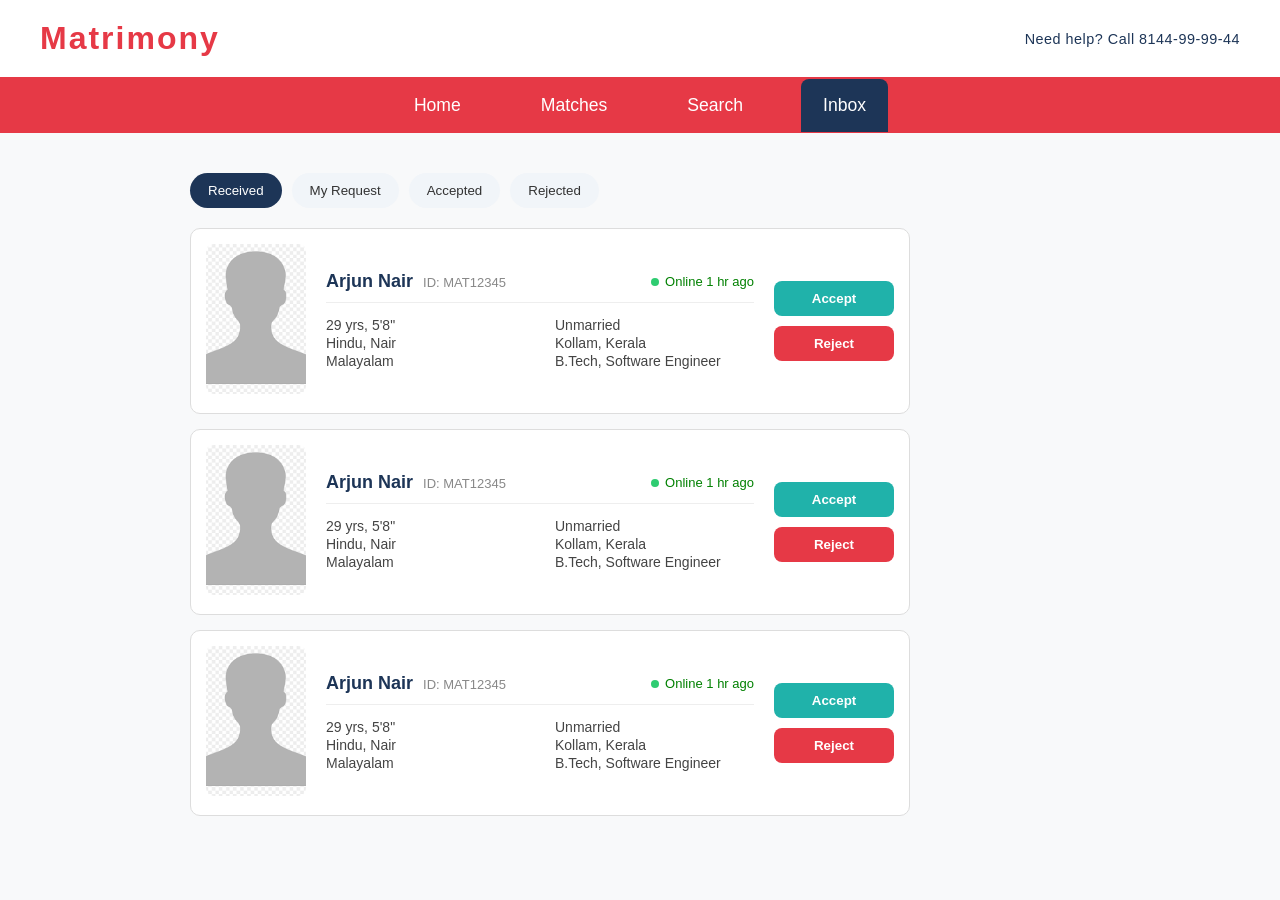
<file: inbox.html>
<!DOCTYPE html>
<html lang="en">

<head>
    <meta charset="UTF-8">
    <meta name="viewport" content="width=device-width, initial-scale=1.0">
    <title>Matrimony Home</title>
    <link rel="stylesheet" href="styles/account.header.css">
    <style>
        .main-content {
            max-width: 900px;
            margin: 40px auto 20px auto;
            padding: 0;
        }

        .welcome {
            font-size: 2rem;
            color: #1d3557;
            margin-top: 40px;
            font-weight: 600;
        }

        .partner-list {
            width: 80%;
            max-width: 900px;
            margin-top: 20px;
        }

        .partner-card {
            display: flex;
            gap: 20px;
            padding: 15px;
            border: 1px solid #ddd;
            border-radius: 10px;
            margin-bottom: 15px;
            background: #fff;
            align-items: center;
        }

        /* Column 1 */
        .partner-image img {
            width: 100px;
            height: 150px;
            object-fit: cover;
            border-radius: 8px;
            transition: transform 0.3s ease, box-shadow 0.3s ease;
            cursor: pointer;
        }

        .partner-image img:hover {
            transform: scale(1.05);
            box-shadow: 0 6px 15px rgba(0, 0, 0, 0.2);
        }

        /* Column 2 */
        .partner-details {
            flex: 1;
        }

        .partner-details h3 {
            margin: 0 0 5px;
            color: #1d3557;
        }

        .partner-details p {
            margin: 2px 0;
            color: #444;
            font-size: 14px;
        }

        .meta-row {
            display: flex;
            justify-content: space-between;
            font-size: 13px;
            color: #666;
            margin-bottom: 6px;
        }

        .online {
            color: green;
            font-weight: 500;
        }

        /* Column 3 */
        .partner-action {
            display: flex;
            flex-direction: column;
            gap: 10px;
            align-items: center;
        }

        .action-btn {
            color: white;
            border: none;
            padding: 10px 16px;
            border-radius: 8px;
            cursor: pointer;
            font-weight: 600;
            min-width: 120px;
        }

        .accept-btn {
            background: lightseagreen;
        }

        .accept-btn:hover {
            background: rgb(13, 110, 106);
        }

        .reject-btn {
            background: #e63946;
        }

        .reject-btn:hover {
            background: #d62828;
        }

        .contact-btn {
            background: orange;
        }

        .contact-btn:hover {
            background: rgb(199, 133, 10);
        }

        .connect-btn {
            background: orangered;
        }

        .connect-btn:hover {
            background: rgb(196, 60, 11);
        }

        .details-grid {
            display: grid;
            grid-template-columns: 1fr 1fr;
            gap: 10px 30px;
            margin-top: 8px;
        }

        .partner-header {
            display: flex;
            justify-content: space-between;
            align-items: center;
            border-bottom: 1px solid #eee;
            padding-bottom: 10px;
            margin-bottom: 12px;
        }

        /* Name + ID */
        .name-id {
            display: flex;
            align-items: baseline;
            gap: 10px;
        }

        .name-id h3 {
            margin: 0;
            font-size: 18px;
            color: #1d3557;
        }

        .mat-id {
            font-size: 13px;
            color: #888;
        }

        /* Online status */
        .meta-right {
            font-size: 13px;
            color: #2a9d8f;
            display: flex;
            align-items: center;
            gap: 6px;
        }

        /* Green dot */
        .online-dot {
            width: 8px;
            height: 8px;
            background: #2ecc71;
            border-radius: 50%;
            display: inline-block;
        }

        .meta-left {
            grid-area: left;
            font-size: 13px;
            color: #666;
        }

        .meta-right {
            grid-area: right;
            font-size: 13px;
            color: green;
            text-align: right;
        }

        .tabs {
            display: flex;
            gap: 10px;
            margin: 15px 0;
        }

        .tab {
            padding: 10px 18px;
            border: none;
            background: #f1f5f9;
            color: #333;
            border-radius: 20px;
            cursor: pointer;
            font-weight: 500;
            transition: all 0.3s ease;
        }

        /* Active tab */
        .tab.active {
            background: #1d3557;
            color: #fff;
        }

        /* Hover */
        .tab:hover {
            background: #457b9d;
            color: white;
        }

        .profile-link {
            text-decoration: none;
            color: inherit;
        }

        .profile-link h3 {
            transition: color 0.3s ease;
            cursor: pointer;
        }

        .profile-link h3:hover {
            color: #e63946;
        }
    </style>
</head>

<body>
    <header>
        <div class="logo">Matrimony</div>
        <div class="help-text">Need help? Call 8144-99-99-44</div>
    </header>
    <nav class="main-menu">
        <ul class="menu-list">
            <li class="menu-item" data-link="home.html">Home</li>
            <li class="menu-item" data-link="matches.html">Matches</li>
            <li class="menu-item" data-link="search.html">Search</li>
            <li class="menu-item selected" data-link="inbox.html">Inbox</li>
        </ul>
    </nav>
    </header>
    <div class="main-content">
        <div class="tabs">
            <button class="tab active" id="receivedBtn">Received</button>
            <button class="tab" id="myRequestBtn">My Request</button>
            <button class="tab" id="acceptedBtn">Accepted</button>
            <button class="tab" id="rejectedBtn">Rejected</button>
        </div>
        <!-- Received To Me -->
        <div class="partner-list" id="receivedToMe">

            <div class="partner-card">

                <!-- Column 1: Image -->
                <div class="partner-image">
                    <a href="partner_profile.html" target="_blank">
                        <img src="assets/images/person.png" alt="profile">
                    </a>
                </div>


                <!-- Column 2: Details -->
                <div class="partner-details">
                    <!-- Header -->
                    <div class="partner-header">

                        <div class="name-id">
                            <a href="partner_profile.html" target="_blank" class="profile-link">
                                <h3>Arjun Nair</h3>
                            </a>
                            <span class="mat-id">ID: MAT12345</span>
                        </div>

                        <div class="meta-right">
                            <span class="online-dot"></span>
                            Online 1 hr ago
                        </div>

                    </div>

                    <div class="details-grid">

                        <!-- Left column -->
                        <div>
                            <p>29 yrs, 5'8"</p>
                            <p>Hindu, Nair</p>
                            <p>Malayalam</p>
                        </div>

                        <!-- Right column -->
                        <div>
                            <p>Unmarried</p>
                            <p>Kollam, Kerala</p>
                            <p>B.Tech, Software Engineer</p>
                        </div>

                    </div>

                </div>

                <!-- Column 3: Action -->
                <div class="partner-action">
                    <button class="action-btn accept-btn">Accept</button>
                    <button class="action-btn reject-btn">Reject</button>
                </div>

            </div>

            <div class="partner-card">

                <!-- Column 1: Image -->
                <div class="partner-image">
                    <a href="partner_profile.html" target="_blank">
                        <img src="assets/images/person.png" alt="profile">
                    </a>
                </div>


                <!-- Column 2: Details -->
                <div class="partner-details">
                    <!-- Header -->
                    <div class="partner-header">

                        <div class="name-id">
                            <a href="partner_profile.html" target="_blank" class="profile-link">
                                <h3>Arjun Nair</h3>
                            </a>
                            <span class="mat-id">ID: MAT12345</span>
                        </div>

                        <div class="meta-right">
                            <span class="online-dot"></span>
                            Online 1 hr ago
                        </div>

                    </div>

                    <div class="details-grid">

                        <!-- Left column -->
                        <div>
                            <p>29 yrs, 5'8"</p>
                            <p>Hindu, Nair</p>
                            <p>Malayalam</p>
                        </div>

                        <!-- Right column -->
                        <div>
                            <p>Unmarried</p>
                            <p>Kollam, Kerala</p>
                            <p>B.Tech, Software Engineer</p>
                        </div>

                    </div>

                </div>

                <!-- Column 3: Action -->
                <div class="partner-action">
                    <button class="action-btn accept-btn">Accept</button>
                    <button class="action-btn reject-btn">Reject</button>
                </div>

            </div>

            <div class="partner-card">

                <!-- Column 1: Image -->
                <div class="partner-image">
                    <a href="partner_profile.html" target="_blank">
                        <img src="assets/images/person.png" alt="profile">
                    </a>
                </div>


                <!-- Column 2: Details -->
                <div class="partner-details">
                    <!-- Header -->
                    <div class="partner-header">

                        <div class="name-id">
                            <a href="partner_profile.html" target="_blank" class="profile-link">
                                <h3>Arjun Nair</h3>
                            </a>
                            <span class="mat-id">ID: MAT12345</span>
                        </div>

                        <div class="meta-right">
                            <span class="online-dot"></span>
                            Online 1 hr ago
                        </div>

                    </div>

                    <div class="details-grid">

                        <!-- Left column -->
                        <div>
                            <p>29 yrs, 5'8"</p>
                            <p>Hindu, Nair</p>
                            <p>Malayalam</p>
                        </div>

                        <!-- Right column -->
                        <div>
                            <p>Unmarried</p>
                            <p>Kollam, Kerala</p>
                            <p>B.Tech, Software Engineer</p>
                        </div>

                    </div>

                </div>

                <!-- Column 3: Action -->
                <div class="partner-action">
                    <button class="action-btn accept-btn">Accept</button>
                    <button class="action-btn reject-btn">Reject</button>
                </div>

            </div>

        </div>
        <!-- My Request -->
        <div class="partner-list" id="myRequest" style="display: none;">

            <div class="partner-card">

                <!-- Column 1: Image -->
                <div class="partner-image">
                    <a href="partner_profile.html" target="_blank">
                        <img src="assets/images/person.png" alt="profile">
                    </a>
                </div>


                <!-- Column 2: Details -->
                <div class="partner-details">
                    <!-- Header -->
                    <div class="partner-header">

                        <div class="name-id">
                            <a href="partner_profile.html" target="_blank" class="profile-link">
                                <h3>Arjun Nair</h3>
                            </a>
                            <span class="mat-id">ID: MAT12345</span>
                        </div>

                        <div class="meta-right">
                            <span class="online-dot"></span>
                            Online 1 hr ago
                        </div>

                    </div>

                    <div class="details-grid">

                        <!-- Left column -->
                        <div>
                            <p>29 yrs, 5'8"</p>
                            <p>Hindu, Nair</p>
                            <p>Malayalam</p>
                        </div>

                        <!-- Right column -->
                        <div>
                            <p>Unmarried</p>
                            <p>Kollam, Kerala</p>
                            <p>B.Tech, Software Engineer</p>
                        </div>

                    </div>

                </div>

                <!-- Column 3: Action -->
                <div class="partner-action">
                    <button class="action-btn reject-btn">Cancel</button>
                </div>

            </div>

            <div class="partner-card">

                <!-- Column 1: Image -->
                <div class="partner-image">
                    <a href="partner_profile.html" target="_blank">
                        <img src="assets/images/person.png" alt="profile">
                    </a>
                </div>


                <!-- Column 2: Details -->
                <div class="partner-details">
                    <!-- Header -->
                    <div class="partner-header">

                        <div class="name-id">
                            <a href="partner_profile.html" target="_blank" class="profile-link">
                                <h3>Arjun Nair</h3>
                            </a>
                            <span class="mat-id">ID: MAT12345</span>
                        </div>

                        <div class="meta-right">
                            <span class="online-dot"></span>
                            Online 1 hr ago
                        </div>

                    </div>

                    <div class="details-grid">

                        <!-- Left column -->
                        <div>
                            <p>29 yrs, 5'8"</p>
                            <p>Hindu, Nair</p>
                            <p>Malayalam</p>
                        </div>

                        <!-- Right column -->
                        <div>
                            <p>Unmarried</p>
                            <p>Kollam, Kerala</p>
                            <p>B.Tech, Software Engineer</p>
                        </div>

                    </div>

                </div>

                <!-- Column 3: Action -->
                <div class="partner-action">
                    <button class="action-btn reject-btn">Cancel</button>
                </div>

            </div>

            <div class="partner-card">

                <!-- Column 1: Image -->
                <div class="partner-image">
                    <a href="partner_profile.html" target="_blank">
                        <img src="assets/images/person.png" alt="profile">
                    </a>
                </div>


                <!-- Column 2: Details -->
                <div class="partner-details">
                    <!-- Header -->
                    <div class="partner-header">

                        <div class="name-id">
                            <a href="partner_profile.html" target="_blank" class="profile-link">
                                <h3>Arjun Nair</h3>
                            </a>
                            <span class="mat-id">ID: MAT12345</span>
                        </div>

                        <div class="meta-right">
                            <span class="online-dot"></span>
                            Online 1 hr ago
                        </div>

                    </div>

                    <div class="details-grid">

                        <!-- Left column -->
                        <div>
                            <p>29 yrs, 5'8"</p>
                            <p>Hindu, Nair</p>
                            <p>Malayalam</p>
                        </div>

                        <!-- Right column -->
                        <div>
                            <p>Unmarried</p>
                            <p>Kollam, Kerala</p>
                            <p>B.Tech, Software Engineer</p>
                        </div>

                    </div>

                </div>

                <!-- Column 3: Action -->
                <div class="partner-action">
                    <button class="action-btn reject-btn">Cancel</button>
                </div>

            </div>

        </div>
        <!-- Accepted -->
        <div class="partner-list" id="accepted" style="display: none;">

            <div class="partner-card">

                <!-- Column 1: Image -->
                <div class="partner-image">
                    <a href="partner_profile.html" target="_blank">
                        <img src="assets/images/person.png" alt="profile">
                    </a>
                </div>


                <!-- Column 2: Details -->
                <div class="partner-details">
                    <!-- Header -->
                    <div class="partner-header">

                        <div class="name-id">
                            <a href="partner_profile.html" target="_blank" class="profile-link">
                                <h3>Arjun Nair</h3>
                            </a>
                            <span class="mat-id">ID: MAT12345</span>
                        </div>

                        <div class="meta-right">
                            <span class="online-dot"></span>
                            Online 1 hr ago
                        </div>

                    </div>

                    <div class="details-grid">

                        <!-- Left column -->
                        <div>
                            <p>29 yrs, 5'8"</p>
                            <p>Hindu, Nair</p>
                            <p>Malayalam</p>
                        </div>

                        <!-- Right column -->
                        <div>
                            <p>Unmarried</p>
                            <p>Kollam, Kerala</p>
                            <p>B.Tech, Software Engineer</p>
                        </div>

                    </div>

                </div>

                <!-- Column 3: Action -->
                <div class="partner-action">
                    <button class="action-btn contact-btn">Contact Now</button>
                </div>

            </div>

            <div class="partner-card">

                <!-- Column 1: Image -->
                <div class="partner-image">
                    <a href="partner_profile.html" target="_blank">
                        <img src="assets/images/person.png" alt="profile">
                    </a>
                </div>


                <!-- Column 2: Details -->
                <div class="partner-details">
                    <!-- Header -->
                    <div class="partner-header">

                        <div class="name-id">
                            <a href="partner_profile.html" target="_blank" class="profile-link">
                                <h3>Arjun Nair</h3>
                            </a>
                            <span class="mat-id">ID: MAT12345</span>
                        </div>

                        <div class="meta-right">
                            <span class="online-dot"></span>
                            Online 1 hr ago
                        </div>

                    </div>

                    <div class="details-grid">

                        <!-- Left column -->
                        <div>
                            <p>29 yrs, 5'8"</p>
                            <p>Hindu, Nair</p>
                            <p>Malayalam</p>
                        </div>

                        <!-- Right column -->
                        <div>
                            <p>Unmarried</p>
                            <p>Kollam, Kerala</p>
                            <p>B.Tech, Software Engineer</p>
                        </div>

                    </div>

                </div>

                <!-- Column 3: Action -->
                <div class="partner-action">
                    <button class="action-btn contact-btn">Contact Now</button>
                </div>

            </div>

            <div class="partner-card">

                <!-- Column 1: Image -->
                <div class="partner-image">
                    <a href="partner_profile.html" target="_blank">
                        <img src="assets/images/person.png" alt="profile">
                    </a>
                </div>


                <!-- Column 2: Details -->
                <div class="partner-details">
                    <!-- Header -->
                    <div class="partner-header">

                        <div class="name-id">
                            <a href="partner_profile.html" target="_blank" class="profile-link">
                                <h3>Arjun Nair</h3>
                            </a>
                            <span class="mat-id">ID: MAT12345</span>
                        </div>

                        <div class="meta-right">
                            <span class="online-dot"></span>
                            Online 1 hr ago
                        </div>

                    </div>

                    <div class="details-grid">

                        <!-- Left column -->
                        <div>
                            <p>29 yrs, 5'8"</p>
                            <p>Hindu, Nair</p>
                            <p>Malayalam</p>
                        </div>

                        <!-- Right column -->
                        <div>
                            <p>Unmarried</p>
                            <p>Kollam, Kerala</p>
                            <p>B.Tech, Software Engineer</p>
                        </div>

                    </div>

                </div>

                <!-- Column 3: Action -->
                <div class="partner-action">
                    <button class="action-btn contact-btn">Contact Now</button>
                </div>

            </div>

        </div>
        <!-- Rejected -->
        <div class="partner-list" id="rejected" style="display: none;">

            <div class="partner-card">

                <!-- Column 1: Image -->
                <div class="partner-image">
                    <a href="partner_profile.html" target="_blank">
                        <img src="assets/images/person.png" alt="profile">
                    </a>
                </div>


                <!-- Column 2: Details -->
                <div class="partner-details">
                    <!-- Header -->
                    <div class="partner-header">

                        <div class="name-id">
                            <a href="partner_profile.html" target="_blank" class="profile-link">
                                <h3>Arjun Nair</h3>
                            </a>
                            <span class="mat-id">ID: MAT12345</span>
                        </div>

                        <div class="meta-right">
                            <span class="online-dot"></span>
                            Online 1 hr ago
                        </div>

                    </div>

                    <div class="details-grid">

                        <!-- Left column -->
                        <div>
                            <p>29 yrs, 5'8"</p>
                            <p>Hindu, Nair</p>
                            <p>Malayalam</p>
                        </div>

                        <!-- Right column -->
                        <div>
                            <p>Unmarried</p>
                            <p>Kollam, Kerala</p>
                            <p>B.Tech, Software Engineer</p>
                        </div>

                    </div>

                </div>

                <!-- Column 3: Action -->
                <div class="partner-action">
                    <button class="action-btn connect-btn">Connect Now</button>
                </div>

            </div>

            <div class="partner-card">

                <!-- Column 1: Image -->
                <div class="partner-image">
                    <a href="partner_profile.html" target="_blank">
                        <img src="assets/images/person.png" alt="profile">
                    </a>
                </div>


                <!-- Column 2: Details -->
                <div class="partner-details">
                    <!-- Header -->
                    <div class="partner-header">

                        <div class="name-id">
                            <a href="partner_profile.html" target="_blank" class="profile-link">
                                <h3>Arjun Nair</h3>
                            </a>
                            <span class="mat-id">ID: MAT12345</span>
                        </div>

                        <div class="meta-right">
                            <span class="online-dot"></span>
                            Online 1 hr ago
                        </div>

                    </div>

                    <div class="details-grid">

                        <!-- Left column -->
                        <div>
                            <p>29 yrs, 5'8"</p>
                            <p>Hindu, Nair</p>
                            <p>Malayalam</p>
                        </div>

                        <!-- Right column -->
                        <div>
                            <p>Unmarried</p>
                            <p>Kollam, Kerala</p>
                            <p>B.Tech, Software Engineer</p>
                        </div>

                    </div>

                </div>

                <!-- Column 3: Action -->
                <div class="partner-action">
                    <button class="action-btn connect-btn">Connect Now</button>
                </div>

            </div>

            <div class="partner-card">

                <!-- Column 1: Image -->
                <div class="partner-image">
                    <a href="partner_profile.html" target="_blank">
                        <img src="assets/images/person.png" alt="profile">
                    </a>
                </div>


                <!-- Column 2: Details -->
                <div class="partner-details">
                    <!-- Header -->
                    <div class="partner-header">

                        <div class="name-id">
                            <a href="partner_profile.html" target="_blank" class="profile-link">
                                <h3>Arjun Nair</h3>
                            </a>
                            <span class="mat-id">ID: MAT12345</span>
                        </div>

                        <div class="meta-right">
                            <span class="online-dot"></span>
                            Online 1 hr ago
                        </div>

                    </div>

                    <div class="details-grid">

                        <!-- Left column -->
                        <div>
                            <p>29 yrs, 5'8"</p>
                            <p>Hindu, Nair</p>
                            <p>Malayalam</p>
                        </div>

                        <!-- Right column -->
                        <div>
                            <p>Unmarried</p>
                            <p>Kollam, Kerala</p>
                            <p>B.Tech, Software Engineer</p>
                        </div>

                    </div>

                </div>

                <!-- Column 3: Action -->
                <div class="partner-action">
                    <button class="action-btn connect-btn">Connect Now</button>
                </div>

            </div>

        </div>

    </div>
    <script>
        document.querySelectorAll('.menu-item').forEach(item => {
            item.addEventListener('click', function (e) {
                window.location.href = this.getAttribute('data-link');
            });
        });
        document.querySelectorAll('.tab').forEach(btn => {
            btn.addEventListener('click', function () {

                // remove active from all
                document.querySelectorAll('.tab').forEach(b => {
                    b.classList.remove('active');
                });

                // add to clicked
                this.classList.add('active');
            });
        });
        document.getElementById('receivedBtn').addEventListener('click', () => {
            document.getElementById('receivedToMe').style.display = 'block';
            document.getElementById('myRequest').style.display = 'none';
            document.getElementById('accepted').style.display = 'none';
            document.getElementById('rejected').style.display = 'none';
        });
        document.getElementById('myRequestBtn').addEventListener('click', () => {
            document.getElementById('receivedToMe').style.display = 'none';
            document.getElementById('myRequest').style.display = 'block';
            document.getElementById('accepted').style.display = 'none';
            document.getElementById('rejected').style.display = 'none';
        });
        document.getElementById('acceptedBtn').addEventListener('click', () => {
            document.getElementById('receivedToMe').style.display = 'none';
            document.getElementById('myRequest').style.display = 'none';
            document.getElementById('accepted').style.display = 'block';
            document.getElementById('rejected').style.display = 'none';
        });
        document.getElementById('rejectedBtn').addEventListener('click', () => {
            document.getElementById('receivedToMe').style.display = 'none';
            document.getElementById('myRequest').style.display = 'none';
            document.getElementById('accepted').style.display = 'none';
            document.getElementById('rejected').style.display = 'block';
        });
    </script>
</body>

</html>
</file>
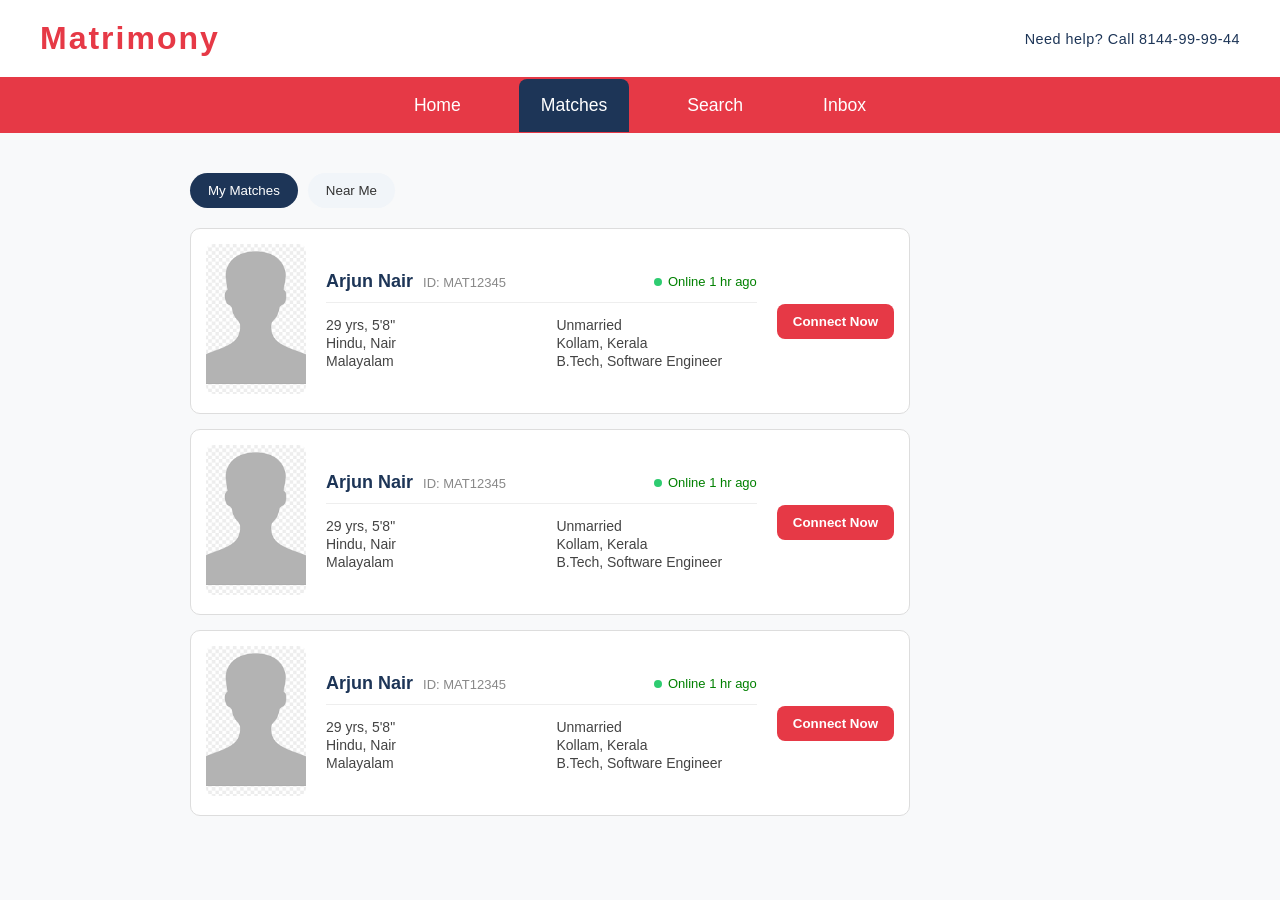
<file: matches.html>
<!DOCTYPE html>
<html lang="en">

<head>
    <meta charset="UTF-8">
    <meta name="viewport" content="width=device-width, initial-scale=1.0">
    <title>Matrimony Home</title>
    <link rel="stylesheet" href="styles/account.header.css">
    <style>
        .main-content {
            max-width: 900px;
            margin: 40px auto 20px auto;
            padding: 0;
        }

        .partner-list {
            width: 80%;
            max-width: 900px;
            margin-top: 20px;
        }

        .partner-card {
            display: flex;
            gap: 20px;
            padding: 15px;
            border: 1px solid #ddd;
            border-radius: 10px;
            margin-bottom: 15px;
            background: #fff;
            align-items: center;
        }

        /* Column 1 */
        .partner-image img {
            width: 100px;
            height: 150px;
            object-fit: cover;
            border-radius: 8px;
            transition: transform 0.3s ease, box-shadow 0.3s ease;
            cursor: pointer;
        }

        .partner-image img:hover {
            transform: scale(1.05);
            box-shadow: 0 6px 15px rgba(0, 0, 0, 0.2);
        }

        /* Column 2 */
        .partner-details {
            flex: 1;
        }

        .partner-details h3 {
            margin: 0 0 5px;
            color: #1d3557;
        }

        .partner-details p {
            margin: 2px 0;
            color: #444;
            font-size: 14px;
        }

        .meta-row {
            display: flex;
            justify-content: space-between;
            font-size: 13px;
            color: #666;
            margin-bottom: 6px;
        }

        .online {
            color: green;
            font-weight: 500;
        }

        /* Column 3 */
        .partner-action {
            display: flex;
            align-items: center;
        }

        .connect-btn {
            background: #e63946;
            color: white;
            border: none;
            padding: 10px 16px;
            border-radius: 8px;
            cursor: pointer;
            font-weight: 600;
        }

        .connect-btn:hover {
            background: #d62828;
        }

        .details-grid {
            display: grid;
            grid-template-columns: 1fr 1fr;
            gap: 10px 30px;
            margin-top: 8px;
        }

        .partner-header {
            display: flex;
            justify-content: space-between;
            align-items: center;
            border-bottom: 1px solid #eee;
            padding-bottom: 10px;
            margin-bottom: 12px;
        }

        /* Name + ID */
        .name-id {
            display: flex;
            align-items: baseline;
            gap: 10px;
        }

        .name-id h3 {
            margin: 0;
            font-size: 18px;
            color: #1d3557;
        }

        .mat-id {
            font-size: 13px;
            color: #888;
        }

        /* Online status */
        .meta-right {
            font-size: 13px;
            color: #2a9d8f;
            display: flex;
            align-items: center;
            gap: 6px;
        }

        /* Green dot */
        .online-dot {
            width: 8px;
            height: 8px;
            background: #2ecc71;
            border-radius: 50%;
            display: inline-block;
        }

        .meta-left {
            grid-area: left;
            font-size: 13px;
            color: #666;
        }

        .meta-right {
            grid-area: right;
            font-size: 13px;
            color: green;
            text-align: right;
        }

        .tabs {
            display: flex;
            gap: 10px;
            margin: 15px 0;
        }

        .tab {
            padding: 10px 18px;
            border: none;
            background: #f1f5f9;
            color: #333;
            border-radius: 20px;
            cursor: pointer;
            font-weight: 500;
            transition: all 0.3s ease;
        }

        /* Active tab */
        .tab.active {
            background: #1d3557;
            color: #fff;
        }

        /* Hover */
        .tab:hover {
            background: #457b9d;
            color: white;
        }
        .profile-link {
            text-decoration: none;
            color: inherit;
        }

        .profile-link h3 {
            transition: color 0.3s ease;
            cursor: pointer;
        }

        .profile-link h3:hover {
            color: #e63946;
        }
    </style>
</head>

<body>
    <header>
        <div class="logo">Matrimony</div>
        <div class="help-text">Need help? Call 8144-99-99-44</div>
    </header>
    <nav class="main-menu">
        <ul class="menu-list">
            <li class="menu-item" data-link="home.html">Home</li>
            <li class="menu-item selected" data-link="matches.html">Matches</li>
            <li class="menu-item" data-link="search.html">Search</li>
            <li class="menu-item" data-link="inbox.html">Inbox</li>
        </ul>
    </nav>
    </header>
    <div class="main-content">
        <div class="tabs">
            <button class="tab active">My Matches</button>
            <button class="tab">Near Me</button>
        </div>
        <div class="partner-list">

            <div class="partner-card">

                <!-- Column 1: Image -->
                <div class="partner-image">
                    <a href="partner_profile.html" target="_blank">
                        <img src="assets/images/person.png" alt="profile">
                    </a>
                </div>


                <!-- Column 2: Details -->
                <div class="partner-details">
                    <!-- Header -->
                    <div class="partner-header">

                        <div class="name-id">
                            <a href="partner_profile.html" target="_blank" class="profile-link">
                                <h3>Arjun Nair</h3>
                            </a>
                            <span class="mat-id">ID: MAT12345</span>
                        </div>

                        <div class="meta-right">
                            <span class="online-dot"></span>
                            Online 1 hr ago
                        </div>

                    </div>

                    <div class="details-grid">

                        <!-- Left column -->
                        <div>
                            <p>29 yrs, 5'8"</p>
                            <p>Hindu, Nair</p>
                            <p>Malayalam</p>
                        </div>

                        <!-- Right column -->
                        <div>
                            <p>Unmarried</p>
                            <p>Kollam, Kerala</p>
                            <p>B.Tech, Software Engineer</p>
                        </div>

                    </div>

                </div>

                <!-- Column 3: Action -->
                <div class="partner-action">
                    <button class="connect-btn">Connect Now</button>
                </div>

            </div>

            <div class="partner-card">

                <!-- Column 1: Image -->
                <div class="partner-image">
                    <a href="partner_profile.html" target="_blank">
                        <img src="assets/images/person.png" alt="profile">
                    </a>
                </div>


                <!-- Column 2: Details -->
                <div class="partner-details">
                    <!-- Header -->
                    <div class="partner-header">

                        <div class="name-id">
                            <a href="partner_profile.html" target="_blank" class="profile-link">
                                <h3>Arjun Nair</h3>
                            </a>
                            <span class="mat-id">ID: MAT12345</span>
                        </div>

                        <div class="meta-right">
                            <span class="online-dot"></span>
                            Online 1 hr ago
                        </div>

                    </div>

                    <div class="details-grid">

                        <!-- Left column -->
                        <div>
                            <p>29 yrs, 5'8"</p>
                            <p>Hindu, Nair</p>
                            <p>Malayalam</p>
                        </div>

                        <!-- Right column -->
                        <div>
                            <p>Unmarried</p>
                            <p>Kollam, Kerala</p>
                            <p>B.Tech, Software Engineer</p>
                        </div>

                    </div>

                </div>

                <!-- Column 3: Action -->
                <div class="partner-action">
                    <button class="connect-btn">Connect Now</button>
                </div>

            </div>

            <div class="partner-card">

                <!-- Column 1: Image -->
                <div class="partner-image">
                    <a href="partner_profile.html" target="_blank">
                        <img src="assets/images/person.png" alt="profile">
                    </a>
                </div>


                <!-- Column 2: Details -->
                <div class="partner-details">
                    <!-- Header -->
                    <div class="partner-header">

                        <div class="name-id">
                            <a href="partner_profile.html" target="_blank" class="profile-link">
                                <h3>Arjun Nair</h3>
                            </a>
                            <span class="mat-id">ID: MAT12345</span>
                        </div>

                        <div class="meta-right">
                            <span class="online-dot"></span>
                            Online 1 hr ago
                        </div>

                    </div>

                    <div class="details-grid">

                        <!-- Left column -->
                        <div>
                            <p>29 yrs, 5'8"</p>
                            <p>Hindu, Nair</p>
                            <p>Malayalam</p>
                        </div>

                        <!-- Right column -->
                        <div>
                            <p>Unmarried</p>
                            <p>Kollam, Kerala</p>
                            <p>B.Tech, Software Engineer</p>
                        </div>

                    </div>

                </div>

                <!-- Column 3: Action -->
                <div class="partner-action">
                    <button class="connect-btn">Connect Now</button>
                </div>

            </div>

        </div>
    </div>
    <script>
        document.querySelectorAll('.menu-item').forEach(item => {
            item.addEventListener('click', function (e) {
                window.location.href = this.getAttribute('data-link');
            });
        });
        document.querySelectorAll('.tab').forEach(btn => {
            btn.addEventListener('click', function () {

                // remove active from all
                document.querySelectorAll('.tab').forEach(b => {
                    b.classList.remove('active');
                });

                // add to clicked
                this.classList.add('active');
            });
        });
    </script>
</body>

</html>
</file>
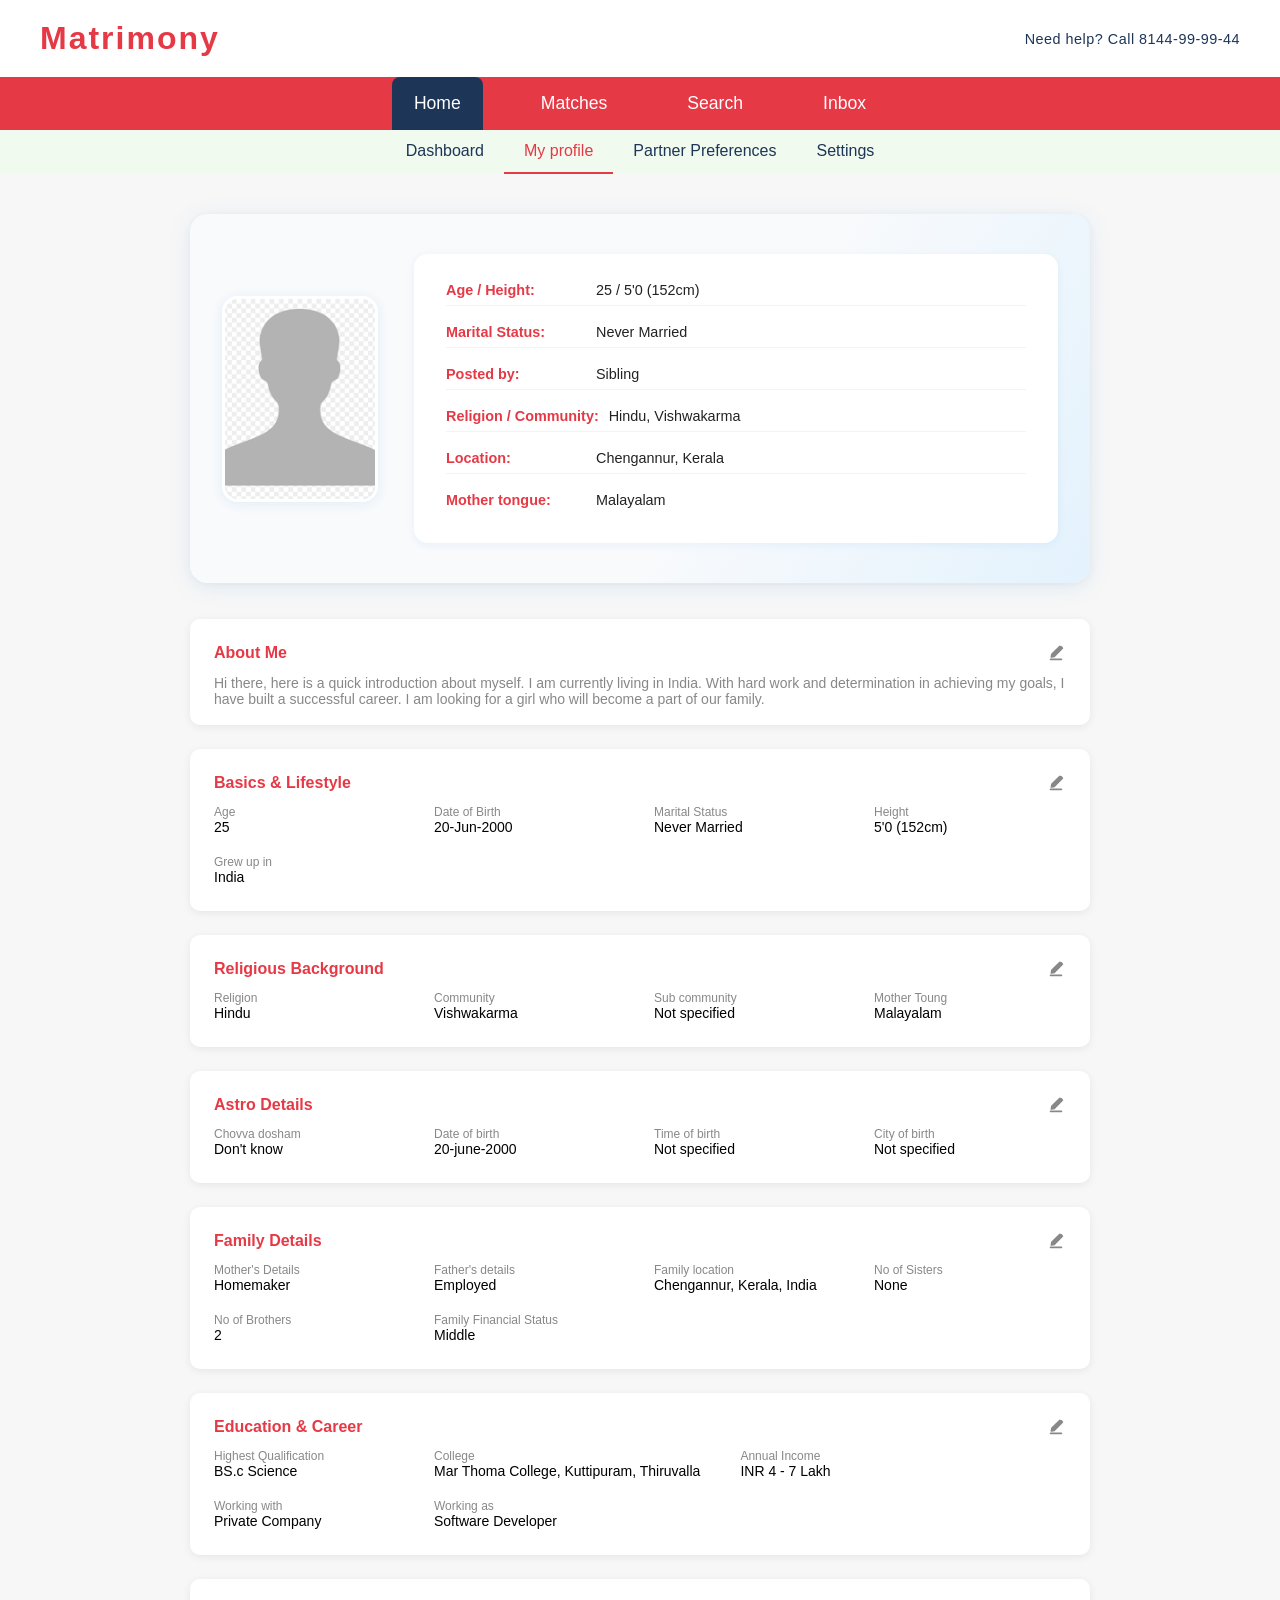
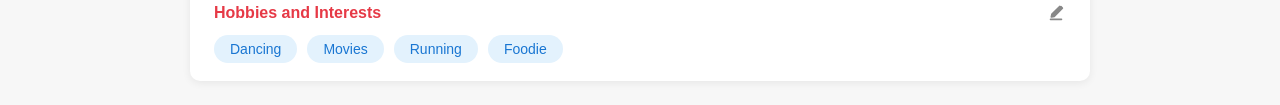
<file: my_profile.html>
<!DOCTYPE html>
<html lang="en">

<head>
    <meta charset="UTF-8">
    <meta name="viewport" content="width=device-width, initial-scale=1.0">
    <title>Matrimony Home</title>
    <link rel="stylesheet" href="styles/account.header.css">
    <style>
        body {
            font-family: Arial, sans-serif;
            background: #f7f7f7;
            margin: 0;
            padding: 0;
        }
        .main-content {
            max-width: 900px;
            margin: 40px auto 20px auto;
            padding: 0;
        }
        .profile-row {
            display: flex;
            background: linear-gradient(120deg, #f8fafc 60%, #e3f2fd 100%);
            border-radius: 18px;
            box-shadow: 0 4px 24px rgba(25, 118, 210, 0.10), 0 1.5px 6px rgba(0,0,0,0.04);
            gap: 36px;
            padding: 40px 32px;
            margin-bottom: 36px;
            align-items: center;
        }
        .profile-photo {
            width: 150px;
            height: 200px;
            background: linear-gradient(135deg, #e3f2fd 60%, #bbdefb 100%);
            border-radius: 16px;
            overflow: hidden;
            display: flex;
            align-items: center;
            justify-content: center;
            box-shadow: 0 2px 12px rgba(25, 118, 210, 0.10);
            border: 3px solid #fff;
            transition: box-shadow 0.2s;
        }
        .profile-photo:hover {
            box-shadow: 0 6px 24px rgba(25, 118, 210, 0.18);
        }
        .profile-photo img {
            width: 100%;
            height: 100%;
            object-fit: cover;
        }
        .profile-details {
            flex: 1;
            background: #fff;
            border-radius: 14px;
            box-shadow: 0 2px 8px rgba(25, 118, 210, 0.07);
            padding: 28px 32px;
            display: flex;
            flex-direction: column;
            gap: 18px;
            min-width: 260px;
        }
        .profile-details-list {
            display: flex;
            flex-direction: column;
            gap: 18px;
        }
        .profile-details-item {
            display: flex;
            align-items: baseline;
            gap: 10px;
            font-size: 1.08rem;
            color: #1d3557;
            border-bottom: 1px solid #f0f4f8;
            padding-bottom: 7px;
        }
        .profile-details-item:last-child {
            border-bottom: none;
        }
        .profile-details-label {
            font-weight: 600;
            min-width: 140px;
            color: #e63946;
            font-size: 0.9rem;
        }
        .profile-details-value {
            font-weight: 500;
            color: #222;
            font-size: 0.9rem;
        }
        .section {
            background: #fff;
            border-radius: 10px;
            box-shadow: 0 2px 8px rgba(0,0,0,0.07);
            margin-bottom: 24px;
            padding: 24px 24px 18px 24px;
            position: relative;
        }
        .section-title {
            font-size: 16px;
            font-weight: 600;
            margin-bottom: 12px;
            display: flex;
            align-items: center;
            justify-content: space-between;
            color: #e63946;
        }
        .edit-icon {
            cursor: pointer;
            width: 20px;
            height: 20px;
            display: inline-flex;
            align-items: center;
            justify-content: center;
            color: #888;
            transition: color 0.2s;
        }
        .edit-icon:hover {
            color: #1976d2;
        }
        .basics-list {
            display: flex;
            flex-wrap: wrap;
            gap: 20px 40px;
            margin-bottom: 8px;
        }
        .basics-item {
            min-width: 180px;
        }
        .basics-label {
            color: #888;
            font-size: 12px;
        }
        .basics-value {
            font-weight: 500;
            font-size: 14px;
        }
        .chips {
            display: flex;
            flex-wrap: wrap;
            gap: 10px;
        }
        .chip {
            background: #e3f2fd;
            color: #1976d2;
            border-radius: 16px;
            padding: 6px 16px;
            font-size: 14px;
            font-weight: 500;
            display: inline-block;
        }
        .about-content {
            font-size: 14px;
            color: #888;
        }
    </style>
</head>

<body>
    <header>
        <div class="logo">Matrimony</div>
        <div class="help-text">Need help? Call 8144-99-99-44</div>
    </header>
    <nav class="main-menu">
        <ul class="menu-list">
            <li class="menu-item selected" data-link="home.html">Home</li>
            <li class="menu-item" data-link="matches.html">Matches</li>
            <li class="menu-item" data-link="search.html">Search</li>
            <li class="menu-item" data-link="inbox.html">Inbox</li>
        </ul>
        <div class="submenu-bar">
            <ul class="submenu-list">
                <li class="submenu-item" data-link="home.html">Dashboard</li>
                <li class="submenu-item selected" data-link="my_profile.html">My profile</li>
                <li class="submenu-item" data-link="partner_preferences.html">Partner Preferences</li>
                <li class="submenu-item" data-link="settings.html">Settings</li>
            </ul>
        </div>
    </nav>
    </header>
    <div class="main-content">
        <div class="profile-row">
            <div class="profile-photo">
                <img src="assets/images/person.png" alt="Profile Photo">
            </div>
            <div class="profile-details">
                <div class="profile-details-list">
                    <div class="profile-details-item">
                        <span class="profile-details-label">Age / Height:</span>
                        <span class="profile-details-value">25 / 5'0 (152cm)</span>
                    </div>
                    <div class="profile-details-item">
                        <span class="profile-details-label">Marital Status:</span>
                        <span class="profile-details-value">Never Married</span>
                    </div>
                    <div class="profile-details-item">
                        <span class="profile-details-label">Posted by:</span>
                        <span class="profile-details-value">Sibling</span>
                    </div>
                    <div class="profile-details-item">
                        <span class="profile-details-label">Religion / Community:</span>
                        <span class="profile-details-value">Hindu, Vishwakarma</span>
                    </div>
                    <div class="profile-details-item">
                        <span class="profile-details-label">Location:</span>
                        <span class="profile-details-value">Chengannur, Kerala</span>
                    </div>
                    <div class="profile-details-item">
                        <span class="profile-details-label">Mother tongue:</span>
                        <span class="profile-details-value">Malayalam</span>
                    </div>
                </div>
            </div>
        </div>
        <div class="section">
            <div class="section-title">
                About Me
                <span class="edit-icon" title="Edit">
                    <svg width="18" height="18" viewBox="0 0 20 20" fill="none" xmlns="http://www.w3.org/2000/svg"><path d="M14.7 2.29a1 1 0 0 1 1.42 0l1.59 1.59a1 1 0 0 1 0 1.42l-9.3 9.3-3.3.71a1 1 0 0 1-1.18-1.18l.71-3.3 9.3-9.3zM3 17a1 1 0 0 0 1 1h12a1 1 0 1 0 0-2H4a1 1 0 0 0-1 1z" fill="currentColor"/></svg>
                </span>
            </div>
            <div class="about-content">
                Hi there, here is a quick introduction about myself. I am currently living in India. With hard work and determination in achieving my goals, I have built a successful career. I am looking for a girl who will become a part of our family.
            </div>
        </div>
        <div class="section">
            <div class="section-title">
                Basics &amp; Lifestyle
                <span class="edit-icon" title="Edit">
                    <svg width="18" height="18" viewBox="0 0 20 20" fill="none" xmlns="http://www.w3.org/2000/svg"><path d="M14.7 2.29a1 1 0 0 1 1.42 0l1.59 1.59a1 1 0 0 1 0 1.42l-9.3 9.3-3.3.71a1 1 0 0 1-1.18-1.18l.71-3.3 9.3-9.3zM3 17a1 1 0 0 0 1 1h12a1 1 0 1 0 0-2H4a1 1 0 0 0-1 1z" fill="currentColor"/></svg>
                </span>
            </div>
            <div class="basics-list">
                <div class="basics-item">
                    <div class="basics-label">Age</div>
                    <div class="basics-value">25</div>
                </div>
                <div class="basics-item">
                    <div class="basics-label">Date of Birth</div>
                    <div class="basics-value">20-Jun-2000</div>
                </div>
                <div class="basics-item">
                    <div class="basics-label">Marital Status</div>
                    <div class="basics-value">Never Married</div>
                </div>
                <div class="basics-item">
                    <div class="basics-label">Height</div>
                    <div class="basics-value">5'0 (152cm)</div>
                </div>
                <div class="basics-item">
                    <div class="basics-label">Grew up in</div>
                    <div class="basics-value">India</div>
                </div>
            </div>
        </div>
        <div class="section">
            <div class="section-title">
                Religious Background 
                <span class="edit-icon" title="Edit">
                    <svg width="18" height="18" viewBox="0 0 20 20" fill="none" xmlns="http://www.w3.org/2000/svg"><path d="M14.7 2.29a1 1 0 0 1 1.42 0l1.59 1.59a1 1 0 0 1 0 1.42l-9.3 9.3-3.3.71a1 1 0 0 1-1.18-1.18l.71-3.3 9.3-9.3zM3 17a1 1 0 0 0 1 1h12a1 1 0 1 0 0-2H4a1 1 0 0 0-1 1z" fill="currentColor"/></svg>
                </span>
            </div>
            <div class="basics-list">
                <div class="basics-item">
                    <div class="basics-label">Religion</div>
                    <div class="basics-value">Hindu</div>
                </div>
                <div class="basics-item">
                    <div class="basics-label">Community</div>
                    <div class="basics-value">Vishwakarma</div>
                </div>
                <div class="basics-item">
                    <div class="basics-label">Sub community</div>
                    <div class="basics-value">Not specified</div>
                </div>
                <div class="basics-item">
                    <div class="basics-label">Mother Toung</div>
                    <div class="basics-value">Malayalam</div>
                </div>
            </div>
        </div>
        <div class="section">
            <div class="section-title">
                Astro Details
                <span class="edit-icon" title="Edit">
                    <svg width="18" height="18" viewBox="0 0 20 20" fill="none" xmlns="http://www.w3.org/2000/svg"><path d="M14.7 2.29a1 1 0 0 1 1.42 0l1.59 1.59a1 1 0 0 1 0 1.42l-9.3 9.3-3.3.71a1 1 0 0 1-1.18-1.18l.71-3.3 9.3-9.3zM3 17a1 1 0 0 0 1 1h12a1 1 0 1 0 0-2H4a1 1 0 0 0-1 1z" fill="currentColor"/></svg>
                </span>
            </div>
            <div class="basics-list">
                <div class="basics-item">
                    <div class="basics-label">Chovva dosham</div>
                    <div class="basics-value">Don't know</div>
                </div>
                <div class="basics-item">
                    <div class="basics-label">Date of birth</div>
                    <div class="basics-value">20-june-2000</div>
                </div>
                <div class="basics-item">
                    <div class="basics-label">Time of birth</div>
                    <div class="basics-value">Not specified</div>
                </div>
                <div class="basics-item">
                    <div class="basics-label">City of birth</div>
                    <div class="basics-value">Not specified</div>
                </div>
            </div>
        </div>
        <div class="section">
            <div class="section-title">
                Family Details
                <span class="edit-icon" title="Edit">
                    <svg width="18" height="18" viewBox="0 0 20 20" fill="none" xmlns="http://www.w3.org/2000/svg"><path d="M14.7 2.29a1 1 0 0 1 1.42 0l1.59 1.59a1 1 0 0 1 0 1.42l-9.3 9.3-3.3.71a1 1 0 0 1-1.18-1.18l.71-3.3 9.3-9.3zM3 17a1 1 0 0 0 1 1h12a1 1 0 1 0 0-2H4a1 1 0 0 0-1 1z" fill="currentColor"/></svg>
                </span>
            </div>
            <div class="basics-list">
                <div class="basics-item">
                    <div class="basics-label">Mother's Details</div>
                    <div class="basics-value">Homemaker</div>
                </div>
                <div class="basics-item">
                    <div class="basics-label">Father's details</div>
                    <div class="basics-value">Employed</div>
                </div>
                <div class="basics-item">
                    <div class="basics-label">Family location</div>
                    <div class="basics-value">Chengannur, Kerala, India</div>
                </div>
                <div class="basics-item">
                    <div class="basics-label">No of Sisters</div>
                    <div class="basics-value">None</div>
                </div>
                <div class="basics-item">
                    <div class="basics-label">No of Brothers</div>
                    <div class="basics-value">2</div>
                </div>
                <div class="basics-item">
                    <div class="basics-label">Family Financial Status</div>
                    <div class="basics-value">Middle</div>
                </div>
            </div>
        </div>
        <div class="section">
            <div class="section-title">
                Education & Career
                <span class="edit-icon" title="Edit">
                    <svg width="18" height="18" viewBox="0 0 20 20" fill="none" xmlns="http://www.w3.org/2000/svg"><path d="M14.7 2.29a1 1 0 0 1 1.42 0l1.59 1.59a1 1 0 0 1 0 1.42l-9.3 9.3-3.3.71a1 1 0 0 1-1.18-1.18l.71-3.3 9.3-9.3zM3 17a1 1 0 0 0 1 1h12a1 1 0 1 0 0-2H4a1 1 0 0 0-1 1z" fill="currentColor"/></svg>
                </span>
            </div>
            <div class="basics-list">
                <div class="basics-item">
                    <div class="basics-label">Highest Qualification</div>
                    <div class="basics-value">BS.c Science</div>
                </div>
                <div class="basics-item">
                    <div class="basics-label">College</div>
                    <div class="basics-value">Mar Thoma College, Kuttipuram, Thiruvalla</div>
                </div>
                <div class="basics-item">
                    <div class="basics-label">Annual Income</div>
                    <div class="basics-value">INR 4 - 7 Lakh</div>
                </div>
                <div class="basics-item">
                    <div class="basics-label">Working with</div>
                    <div class="basics-value">Private Company</div>
                </div>
                <div class="basics-item">
                    <div class="basics-label">Working as</div>
                    <div class="basics-value">Software Developer</div>
                </div>
            </div>
        </div>
        <div class="section">
            <div class="section-title">
                Hobbies and Interests
                <span class="edit-icon" title="Edit">
                    <svg width="18" height="18" viewBox="0 0 20 20" fill="none" xmlns="http://www.w3.org/2000/svg"><path d="M14.7 2.29a1 1 0 0 1 1.42 0l1.59 1.59a1 1 0 0 1 0 1.42l-9.3 9.3-3.3.71a1 1 0 0 1-1.18-1.18l.71-3.3 9.3-9.3zM3 17a1 1 0 0 0 1 1h12a1 1 0 1 0 0-2H4a1 1 0 0 0-1 1z" fill="currentColor"/></svg>
                </span>
            </div>
            <div class="chips">
                <span class="chip">Dancing</span>
                <span class="chip">Movies</span>
                <span class="chip">Running</span>
                <span class="chip">Foodie</span>
            </div>
        </div>
    </div>
    <script>
        document.querySelectorAll('.menu-item').forEach(item => {
            item.addEventListener('click', function(e) {
                window.location.href = this.getAttribute('data-link');
            });
        });
        document.querySelectorAll('.submenu-item').forEach(item => {
            item.addEventListener('click', function(e) {
                window.location.href = this.getAttribute('data-link');
            });
        });
    </script>
</body>

</html>
</file>
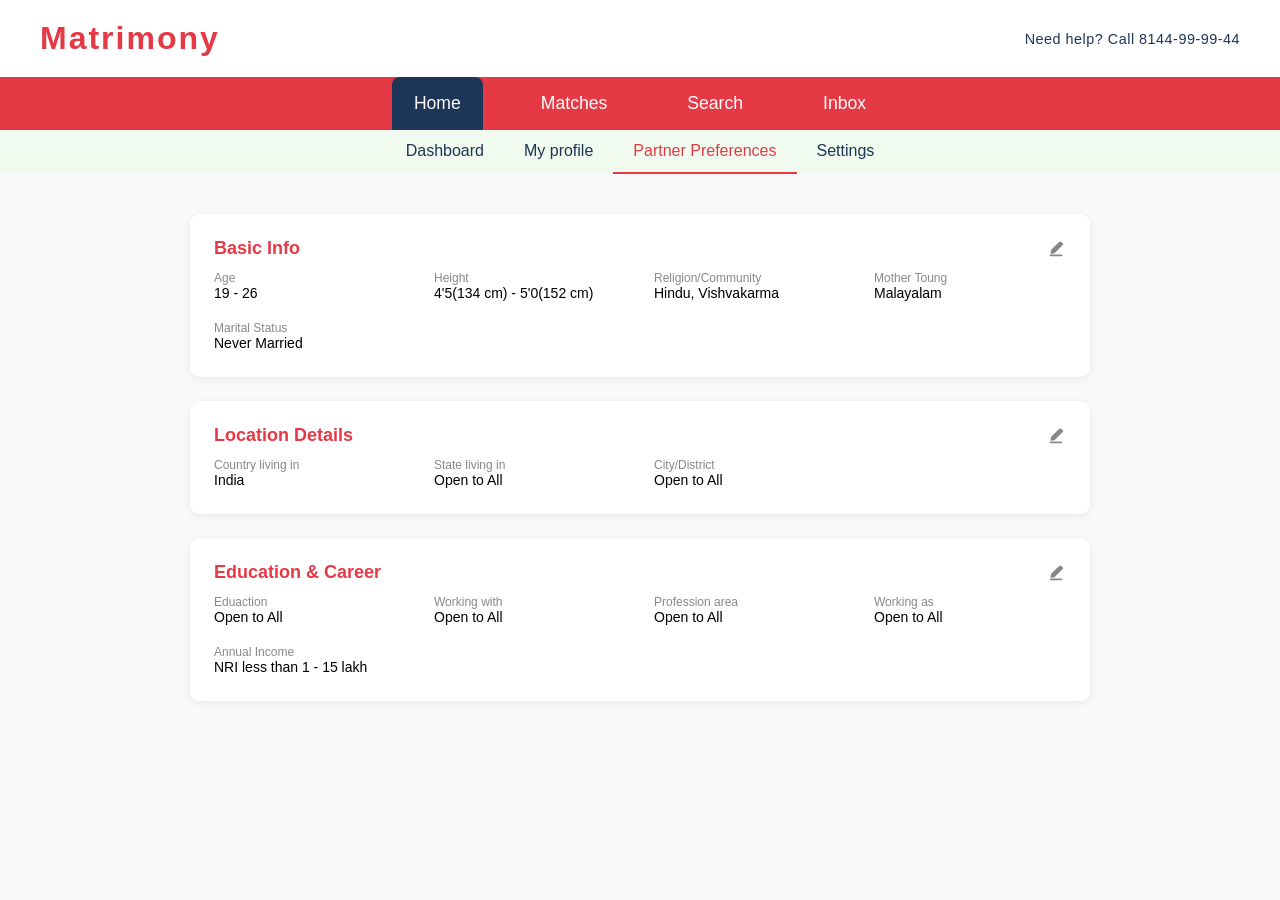
<file: partner_preferences.html>
<!DOCTYPE html>
<html lang="en">

<head>
    <meta charset="UTF-8">
    <meta name="viewport" content="width=device-width, initial-scale=1.0">
    <title>Matrimony Home</title>
    <link rel="stylesheet" href="styles/account.header.css">
    <style>
        .main-content {
            max-width: 900px;
            margin: 40px auto 20px auto;
            padding: 0;
        }

        .section {
            background: #fff;
            border-radius: 10px;
            box-shadow: 0 2px 8px rgba(0, 0, 0, 0.07);
            margin-bottom: 24px;
            padding: 24px 24px 18px 24px;
            position: relative;
        }

        .section-title {
            font-size: 18px;
            font-weight: 600;
            margin-bottom: 12px;
            display: flex;
            align-items: center;
            justify-content: space-between;
            color: #e63946;
        }

        .edit-icon {
            cursor: pointer;
            width: 20px;
            height: 20px;
            display: inline-flex;
            align-items: center;
            justify-content: center;
            color: #888;
            transition: color 0.2s;
        }

        .edit-icon:hover {
            color: #1976d2;
        }

        .basics-list {
            display: flex;
            flex-wrap: wrap;
            gap: 20px 40px;
            margin-bottom: 8px;
        }

        .basics-item {
            min-width: 180px;
        }

        .basics-label {
            color: #888;
            font-size: 12px;
        }

        .basics-value {
            font-weight: 500;
            font-size: 14px;
        }
    </style>
</head>

<body>
    <header>
        <div class="logo">Matrimony</div>
        <div class="help-text">Need help? Call 8144-99-99-44</div>
    </header>
    <nav class="main-menu">
        <ul class="menu-list">
            <li class="menu-item selected" data-link="home.html">Home</li>
            <li class="menu-item" data-link="matches.html">Matches</li>
            <li class="menu-item" data-link="search.html">Search</li>
            <li class="menu-item" data-link="inbox.html">Inbox</li>
        </ul>
        <div class="submenu-bar">
            <ul class="submenu-list">
                <li class="submenu-item" data-link="home.html">Dashboard</li>
                <li class="submenu-item" data-link="my_profile.html">My profile</li>
                <li class="submenu-item selected" data-link="partner_preferences.html">Partner Preferences</li>
                <li class="submenu-item" data-link="settings.html">Settings</li>
            </ul>
        </div>
    </nav>
    </header>
    <div class="main-content">
        <div class="section">
            <div class="section-title">
                Basic Info
                <span class="edit-icon" title="Edit">
                    <svg width="18" height="18" viewBox="0 0 20 20" fill="none" xmlns="http://www.w3.org/2000/svg">
                        <path
                            d="M14.7 2.29a1 1 0 0 1 1.42 0l1.59 1.59a1 1 0 0 1 0 1.42l-9.3 9.3-3.3.71a1 1 0 0 1-1.18-1.18l.71-3.3 9.3-9.3zM3 17a1 1 0 0 0 1 1h12a1 1 0 1 0 0-2H4a1 1 0 0 0-1 1z"
                            fill="currentColor" />
                    </svg>
                </span>
            </div>
            <div class="basics-list">
                <div class="basics-item">
                    <div class="basics-label">Age</div>
                    <div class="basics-value">19 - 26</div>
                </div>
                <div class="basics-item">
                    <div class="basics-label">Height</div>
                    <div class="basics-value">4'5(134 cm) - 5'0(152 cm)</div>
                </div>
                <div class="basics-item">
                    <div class="basics-label">Religion/Community</div>
                    <div class="basics-value">Hindu, Vishvakarma</div>
                </div>
                <div class="basics-item">
                    <div class="basics-label">Mother Toung</div>
                    <div class="basics-value">Malayalam</div>
                </div>
                <div class="basics-item">
                    <div class="basics-label">Marital Status</div>
                    <div class="basics-value">Never Married</div>
                </div>
            </div>
        </div>
        <div class="section">
            <div class="section-title">
                Location Details
                <span class="edit-icon" title="Edit">
                    <svg width="18" height="18" viewBox="0 0 20 20" fill="none" xmlns="http://www.w3.org/2000/svg">
                        <path
                            d="M14.7 2.29a1 1 0 0 1 1.42 0l1.59 1.59a1 1 0 0 1 0 1.42l-9.3 9.3-3.3.71a1 1 0 0 1-1.18-1.18l.71-3.3 9.3-9.3zM3 17a1 1 0 0 0 1 1h12a1 1 0 1 0 0-2H4a1 1 0 0 0-1 1z"
                            fill="currentColor" />
                    </svg>
                </span>
            </div>
            <div class="basics-list">
                <div class="basics-item">
                    <div class="basics-label">Country living in</div>
                    <div class="basics-value">India</div>
                </div>
                <div class="basics-item">
                    <div class="basics-label">State living in</div>
                    <div class="basics-value">Open to All</div>
                </div>
                <div class="basics-item">
                    <div class="basics-label">City/District</div>
                    <div class="basics-value">Open to All</div>
                </div>
            </div>
        </div>
        <div class="section">
            <div class="section-title">
                Education & Career 
                <span class="edit-icon" title="Edit">
                    <svg width="18" height="18" viewBox="0 0 20 20" fill="none" xmlns="http://www.w3.org/2000/svg">
                        <path
                            d="M14.7 2.29a1 1 0 0 1 1.42 0l1.59 1.59a1 1 0 0 1 0 1.42l-9.3 9.3-3.3.71a1 1 0 0 1-1.18-1.18l.71-3.3 9.3-9.3zM3 17a1 1 0 0 0 1 1h12a1 1 0 1 0 0-2H4a1 1 0 0 0-1 1z"
                            fill="currentColor" />
                    </svg>
                </span>
            </div>
            <div class="basics-list">
                <div class="basics-item">
                    <div class="basics-label">Eduaction</div>
                    <div class="basics-value">Open to All</div>
                </div>
                <div class="basics-item">
                    <div class="basics-label">Working with</div>
                    <div class="basics-value">Open to All</div>
                </div>
                <div class="basics-item">
                    <div class="basics-label">Profession area</div>
                    <div class="basics-value">Open to All</div>
                </div>
                <div class="basics-item">
                    <div class="basics-label">Working as</div>
                    <div class="basics-value">Open to All</div>
                </div>
                <div class="basics-item">
                    <div class="basics-label">Annual Income</div>
                    <div class="basics-value">NRI less than 1 - 15 lakh</div>
                </div>
            </div>
        </div>
    </div>
    <script>
        document.querySelectorAll('.menu-item').forEach(item => {
            item.addEventListener('click', function (e) {
                window.location.href = this.getAttribute('data-link');
            });
        });
        document.querySelectorAll('.submenu-item').forEach(item => {
            item.addEventListener('click', function (e) {
                window.location.href = this.getAttribute('data-link');
            });
        });
    </script>
</body>

</html>
</file>
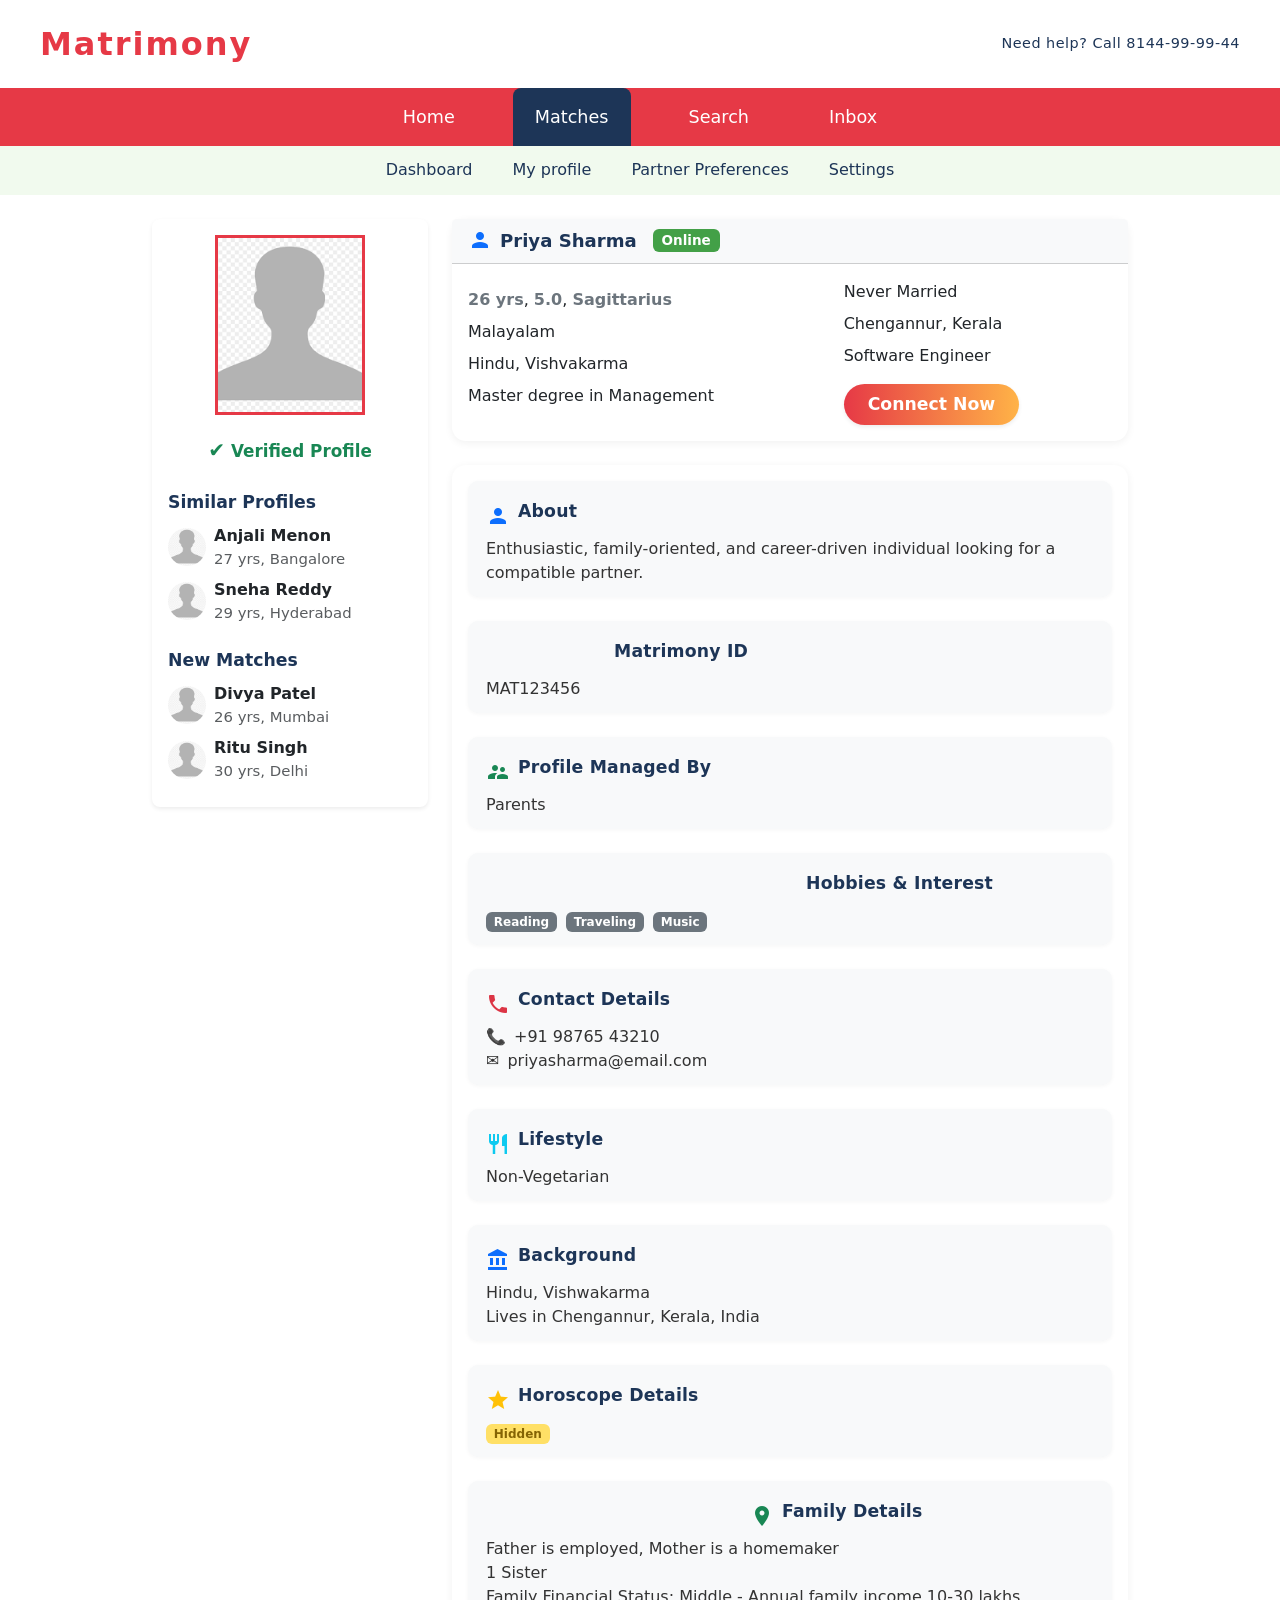
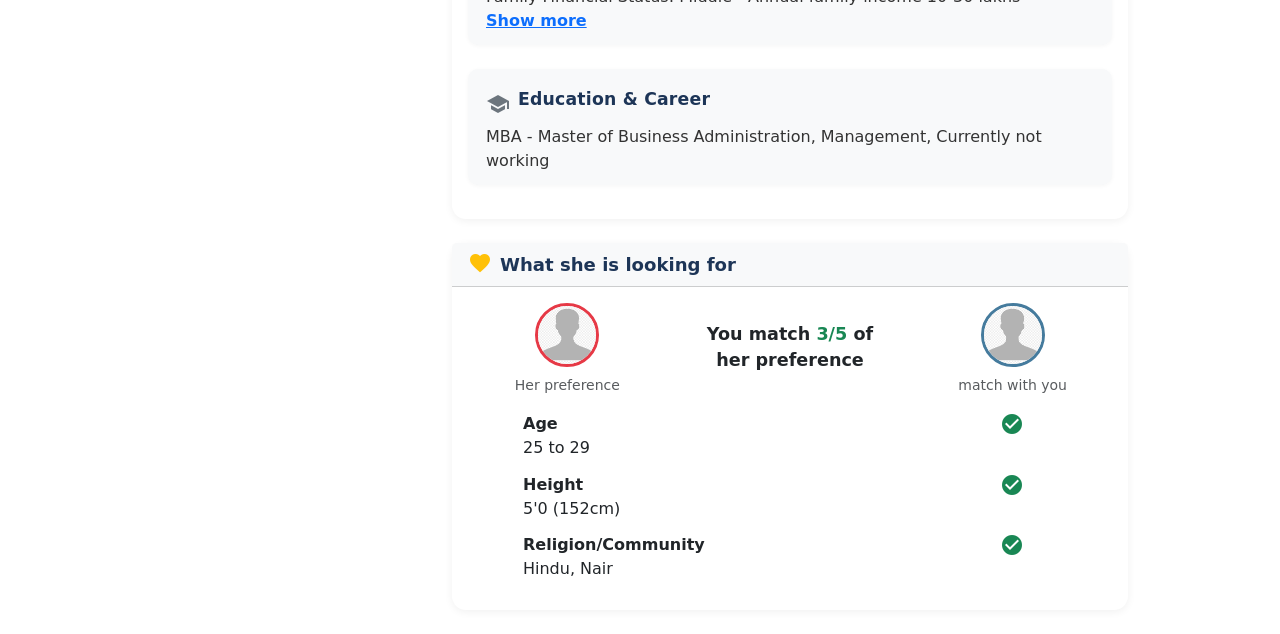
<file: partner_profile.html>
<!DOCTYPE html>
<html lang="en">

<head>
    <meta charset="UTF-8">
    <meta name="viewport" content="width=device-width, initial-scale=1.0">
    <title>Matrimony Home</title>
    <link rel="stylesheet" href="styles/account.header.css">
    <link rel="stylesheet" href="https://cdn.jsdelivr.net/npm/bootstrap@5.3.2/dist/css/bootstrap.min.css">
    <link href="https://fonts.googleapis.com/icon?family=Material+Icons" rel="stylesheet">
    <style>
        .main-content {
            width: 100%;
            max-width: 1200px;
            margin: 0 auto;
        }
        .left-section {
            min-width: 200px;
        }
        .profile-photo {
            width: 150px;
            height: 180px;
            border: 3px solid #e63946;
            object-fit: cover;
        }
        .verified-status {
            font-size: 1.05rem;
            margin-top: 4px;
        }
        .section-title {
            font-size: 1.08rem;
            font-weight: 600;
            color: #1d3557;
            margin-bottom: 8px;
        }
        .similar-profiles {
            margin-bottom: 8px;
        }
        .similar-profiles .fw-bold {
            font-size: 1rem;
        }
        .similar-profiles .small {
            font-size: 0.93rem;
        }
        .card-header .material-icons {
            font-size: 1.3em;
            vertical-align: middle;
        }
        .card-header {
            background: #f8f9fa;
            font-size: 1.13rem;
            font-weight: 600;
            color: #1d3557;
        }
        .card {
            border-radius: 14px;
            box-shadow: 0 2px 8px rgba(0,0,0,0.06);
            border: none;
        }
        .card-body {
            font-size: 1rem;
        }
        .badge.bg-success {
            background: #43a047 !important;
        }
        .badge.bg-warning {
            background: #ffe066 !important;
            color: #856404 !important;
        }
        .btn-danger {
            background: #e63946;
            border: none;
        }
        .btn-danger:hover {
            background: #1d3557;
        }
        @media (max-width: 900px) {
            .main-content {
                max-width: 98vw;
            }
        }
        @media (max-width: 600px) {
            .main-content {
                padding: 0 4px;
            }
            .left-section {
                min-width: 0;
            }
            .btn-gradient-connect {
                width: 100%;
            }
        }
        .btn-gradient-connect {
            background: linear-gradient(90deg, #e63946 0%, #ffb347 100%);
            color: #fff;
            border: none;
            border-radius: 24px;
            font-size: 1.08rem;
            transition: box-shadow 0.2s, background 0.2s;
            box-shadow: 0 2px 8px rgba(230,57,70,0.10);
        }
        .btn-gradient-connect:hover {
            background: linear-gradient(90deg, #1d3557 0%, #e63946 100%);
            color: #fff;
            box-shadow: 0 4px 16px rgba(230,57,70,0.18);
        }
        .profile-section {
            background: #f8f9fa;
            border-radius: 10px;
            box-shadow: 0 1px 4px rgba(0,0,0,0.04);
            padding: 18px 18px 12px 18px;
            margin-bottom: 18px;
            transition: box-shadow 0.2s;
        }
        .profile-section:hover {
            box-shadow: 0 4px 16px rgba(230,57,70,0.10);
        }
        .section-header {
            font-size: 1.08rem;
            font-weight: 600;
            color: #1d3557;
            margin-bottom: 6px;
            letter-spacing: 0.2px;
        }
        .section-title {
            font-size: 1.08rem;
            font-weight: 600;
            color: #1d3557;
        }
        .section-content {
            font-size: 1rem;
            color: #333;
            margin-top: 2px;
            font-weight: 500;
        }
    </style>
</head>

<body>
    <header>
        <div class="logo">Matrimony</div>
        <div class="help-text">Need help? Call 8144-99-99-44</div>
    </header>
    <nav class="main-menu">
        <ul class="menu-list">
            <li class="menu-item" data-link="home.html">Home</li>
            <li class="menu-item selected" data-link="matches.html">Matches</li>
            <li class="menu-item" data-link="search.html">Search</li>
            <li class="menu-item" data-link="inbox.html">Inbox</li>
        </ul>
        <div class="submenu-bar">
            <ul class="submenu-list">
                <li class="submenu-item" data-link="home.html">Dashboard</li>
                <li class="submenu-item" data-link="my_profile.html">My profile</li>
                <li class="submenu-item" data-link="partner_preferences.html">Partner Preferences</li>
                <li class="submenu-item" data-link="settings.html">Settings</li>
            </ul>
        </div>
    </nav>
    </header>
    <div class="main-content container-fluid mt-4">
        <div class="row justify-content-center g-4">
            <!-- Left Section -->
            <div class="col-12 col-md-4 col-lg-3">
                <div class="left-section p-3 bg-white rounded-3 shadow-sm mb-4">
                    <div class="text-center mb-3">
                        <img src="assets/images/person.png" alt="Profile Photo" class="profile-photo mb-3">
                        <div class="verified-status text-success fw-bold"><span style="font-size:1.2em;">✔</span> Verified Profile</div>
                    </div>
                    <div class="section-title mt-4 mb-2">Similar Profiles</div>
                    <div class="similar-profiles mb-4">
                        <div class="d-flex align-items-center mb-2">
                            <img src="assets/images/person.png" class="rounded-circle me-2" style="width:38px;height:38px;">
                            <div>
                                <div class="fw-bold">Anjali Menon</div>
                                <div class="small text-muted">27 yrs, Bangalore</div>
                            </div>
                        </div>
                        <div class="d-flex align-items-center mb-2">
                            <img src="assets/images/person.png" class="rounded-circle me-2" style="width:38px;height:38px;">
                            <div>
                                <div class="fw-bold">Sneha Reddy</div>
                                <div class="small text-muted">29 yrs, Hyderabad</div>
                            </div>
                        </div>
                    </div>
                    <div class="section-title mb-2">New Matches</div>
                    <div class="similar-profiles">
                        <div class="d-flex align-items-center mb-2">
                            <img src="assets/images/person.png" class="rounded-circle me-2" style="width:38px;height:38px;">
                            <div>
                                <div class="fw-bold">Divya Patel</div>
                                <div class="small text-muted">26 yrs, Mumbai</div>
                            </div>
                        </div>
                        <div class="d-flex align-items-center mb-2">
                            <img src="assets/images/person.png" class="rounded-circle me-2" style="width:38px;height:38px;">
                            <div>
                                <div class="fw-bold">Ritu Singh</div>
                                <div class="small text-muted">30 yrs, Delhi</div>
                            </div>
                        </div>
                    </div>
                </div>
            </div>
            <!-- Right Section -->
            <div class="col-12 col-md-8 col-lg-7">
                <!-- Card 1: Profile Summary -->
                <div class="card mb-4">
                    <div class="card-header d-flex align-items-center gap-2">
                        <span class="material-icons text-primary">person</span>
                        <span class="fw-bold">Priya Sharma</span>
                        <span class="badge bg-success ms-2">Online</span>
                    </div>
                    <div class="card-body">
                        <div class="row g-0 align-items-center">
                            <div class="col-12 col-md-7">
                                <div class="mb-2"><span class="fw-bold text-secondary">26 yrs</span>, <span class="fw-bold text-secondary">5.0</span>, <span class="fw-bold text-secondary">Sagittarius</span></div>
                                <div class="mb-2">Malayalam</div>
                                <div class="mb-2">Hindu, Vishvakarma</div>
                                <div class="mb-2">Master degree in Management</div>
                            </div>
                            <div class="col-12 col-md-5">
                                <div class="mb-2">Never Married</div>
                                <div class="mb-2">Chengannur, Kerala</div>
                                <div class="mb-2">Software Engineer</div>
                                <div class="mt-3">
                                    <button class="btn btn-gradient-connect px-4 py-2 fw-bold shadow-sm">Connect Now</button>
                                </div>
                            </div>
                        </div>
                    </div>
                </div>
                <!-- Card 2: Detailed Profile -->
                <div class="card mb-4">
                    <div class="card-body">
                        <div class="profile-section mb-4">
                            <div class="section-header d-flex align-items-center mb-1">
                                <span class="material-icons text-primary me-2">person</span>
                                <span class="section-title">About</span>
                            </div>
                            <div class="section-content">Enthusiastic, family-oriented, and career-driven individual looking for a compatible partner.</div>
                        </div>
                        <div class="profile-section mb-4">
                            <div class="section-header d-flex align-items-center mb-1">
                                <span class="material-icons text-secondary me-2">badge</span>
                                <span class="section-title">Matrimony ID</span>
                            </div>
                            <div class="section-content">MAT123456</div>
                        </div>
                        <div class="profile-section mb-4">
                            <div class="section-header d-flex align-items-center mb-1">
                                <span class="material-icons text-success me-2">supervisor_account</span>
                                <span class="section-title">Profile Managed By</span>
                            </div>
                            <div class="section-content">Parents</div>
                        </div>
                        <div class="profile-section mb-4">
                            <div class="section-header d-flex align-items-center mb-1">
                                <span class="material-icons text-warning me-2">emoji_objects</span>
                                <span class="section-title">Hobbies & Interest</span>
                            </div>
                            <div class="section-content">
                                <span class="badge bg-secondary me-1">Reading</span>
                                <span class="badge bg-secondary me-1">Traveling</span>
                                <span class="badge bg-secondary me-1">Music</span>
                            </div>
                        </div>
                        <div class="profile-section mb-4">
                            <div class="section-header d-flex align-items-center mb-1">
                                <span class="material-icons text-danger me-2">call</span>
                                <span class="section-title">Contact Details</span>
                            </div>
                            <div class="section-content">
                                <div><span class="me-2">📞</span>+91 98765 43210</div>
                                <div><span class="me-2">✉</span>priyasharma@email.com</div>
                            </div>
                        </div>
                        <div class="profile-section mb-4">
                            <div class="section-header d-flex align-items-center mb-1">
                                <span class="material-icons text-info me-2">restaurant</span>
                                <span class="section-title">Lifestyle</span>
                            </div>
                            <div class="section-content">Non-Vegetarian</div>
                        </div>
                        <div class="profile-section mb-4">
                            <div class="section-header d-flex align-items-center mb-1">
                                <span class="material-icons text-primary me-2">account_balance</span>
                                <span class="section-title">Background</span>
                            </div>
                            <div class="section-content">Hindu, Vishwakarma<br>Lives in Chengannur, Kerala, India</div>
                        </div>
                        <div class="profile-section mb-4">
                            <div class="section-header d-flex align-items-center mb-1">
                                <span class="material-icons text-warning me-2">star</span>
                                <span class="section-title">Horoscope Details</span>
                            </div>
                            <div class="section-content"><span class="badge bg-warning text-dark">Hidden</span></div>
                        </div>
                        <div class="profile-section mb-4">
                            <div class="section-header d-flex align-items-center mb-1">
                                <span class="material-icons text-success me-2">family_restroom</span>
                                <span class="section-title">Family Details</span>
                            </div>
                            <div class="section-content">Father is employed, Mother is a homemaker<br>1 Sister<br>Family Financial Status: Middle - Annual family income 10-30 lakhs<br><a href="#" class="fw-bold">Show more</a></div>
                        </div>
                        <div class="profile-section">
                            <div class="section-header d-flex align-items-center mb-1">
                                <span class="material-icons text-secondary me-2">school</span>
                                <span class="section-title">Education & Career</span>
                            </div>
                            <div class="section-content">MBA - Master of Business Administration, Management, Currently not working</div>
                        </div>
                    </div>
                </div>
                <!-- Card 3: What she is looking for -->
                <div class="card mb-4">
                    <div class="card-header d-flex align-items-center gap-2">
                        <span class="material-icons text-warning">favorite</span>
                        <span class="fw-bold">What she is looking for</span>
                    </div>
                    <div class="card-body">
                        <div class="row align-items-center justify-content-center mb-3">
                            <div class="col-4 text-center">
                                <img src="assets/images/person.png" alt="Her" class="rounded-circle" style="width:64px;height:64px;border:3px solid #e63946;object-fit:cover;">
                                <div class="small mt-2 text-muted">Her preference</div>
                            </div>
                            <div class="col-4 text-center d-flex flex-column align-items-center justify-content-center">
                                <div class="fw-bold mb-1" style="font-size:1.1rem;">You match <span class="text-success">3/5</span> of her preference</div>
                            </div>
                            <div class="col-4 text-center">
                                <img src="assets/images/person.png" alt="You" class="rounded-circle" style="width:64px;height:64px;border:3px solid #457b9d;object-fit:cover;">
                                <div class="small mt-2 text-muted">match with you</div>
                            </div>
                        </div>
                        <div class="row g-3 justify-content-center">
                            <div class="col-12 col-md-10">
                                <div class="row mb-2 align-items-start">
                                    <div class="col-6">
                                        <div class="fw-bold">Age</div>
                                        <div style="position:relative; min-height: 1.8em;">
                                            <span>25 to 29</span>
                                        </div>
                                    </div>
                                    <div class="col-6" style="text-align: right; padding-right: 45px;">
                                        <span class="material-icons text-success">check_circle</span>
                                    </div>
                                </div>
                                <div class="row mb-2 align-items-start">
                                    <div class="col-6">
                                        <div class="fw-bold">Height</div>
                                        <div style="position:relative; min-height: 1.8em;">
                                            <span>5'0 (152cm)</span>
                                        </div>
                                    </div>
                                    <div class="col-6" style="text-align: right; padding-right: 45px;">
                                        <span class="material-icons text-success">check_circle</span>
                                    </div>
                                </div>
                                <div class="row mb-2 align-items-start">
                                    <div class="col-6">
                                        <div class="fw-bold">Religion/Community</div>
                                        <div style="position:relative; min-height: 1.8em;">
                                            <span>Hindu, Nair</span>
                                        </div>
                                    </div>
                                    <div class="col-6" style="text-align: right; padding-right: 45px;">
                                        <span class="material-icons text-success">check_circle</span>
                                    </div>
                                </div>
                            </div>
                        </div>
                    </div>
                </div>
            </div>
        </div>
    </div>
    <script>
        document.querySelectorAll('.menu-item').forEach(item => {
            item.addEventListener('click', function (e) {
                window.location.href = this.getAttribute('data-link');
            });
        });
        document.querySelectorAll('.submenu-item').forEach(item => {
            item.addEventListener('click', function (e) {
                window.location.href = this.getAttribute('data-link');
            });
        });
    </script>
</body>

</html>
</file>
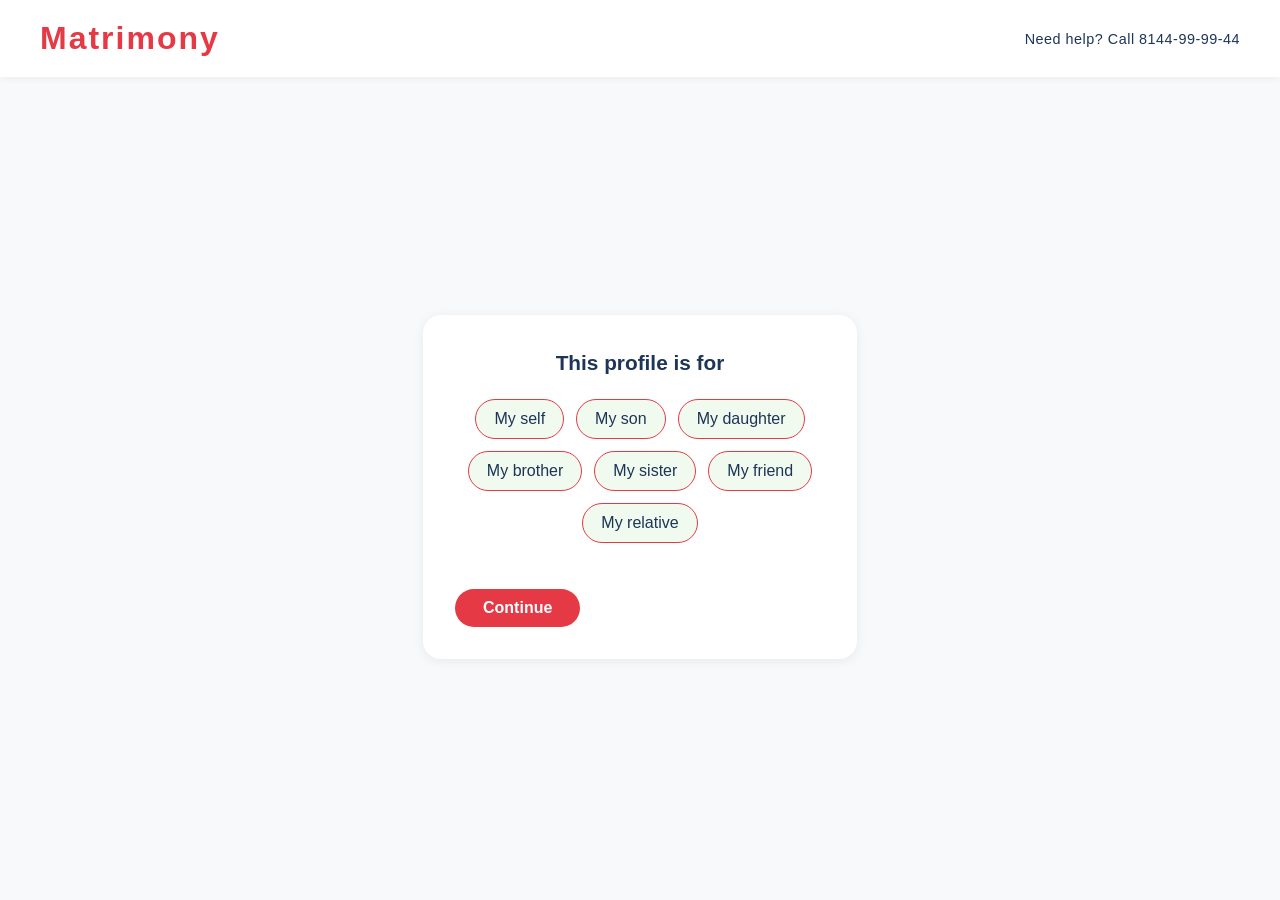
<file: registration.html>
<!DOCTYPE html>
<html lang="en">

<head>
    <meta charset="UTF-8">
    <meta name="viewport" content="width=device-width, initial-scale=1.0">
    <title>Registration - Matrimony</title>
    <style>
        body {
            margin: 0;
            font-family: 'Segoe UI', Tahoma, Geneva, Verdana, sans-serif;
            background: #f8f9fa;
        }

        header {
            display: flex;
            align-items: center;
            padding: 20px 40px;
            background: #fff;
            box-shadow: 0 2px 8px rgba(0, 0, 0, 0.05);
        }

        .logo {
            font-size: 2rem;
            font-weight: bold;
            color: #e63946;
            letter-spacing: 2px;
        }

        .center-container {
            min-height: 80vh;
            display: flex;
            align-items: center;
            justify-content: center;
            margin: 50px 0px 50px 0px;
        }

        .card {
            background: #fff;
            border-radius: 18px;
            box-shadow: 0 2px 12px rgba(0, 0, 0, 0.07);
            padding: 36px 32px 32px 32px;
            min-width: 320px;
            max-width: 95vw;
            width: 370px;
            position: relative;
            transition: all 0.4s cubic-bezier(.4, 2, .6, 1);
        }

        .card-title {
            font-size: 1.3rem;
            font-weight: 600;
            color: #1d3557;
            margin-bottom: 24px;
            text-align: center;
        }

        .profile-options {
            display: flex;
            flex-wrap: wrap;
            gap: 12px;
            justify-content: center;
            margin-bottom: 28px;
        }

        .profile-option {
            background: #f1faee;
            color: #1d3557;
            border: 1px solid #e63946;
            border-radius: 22px;
            padding: 10px 18px;
            font-size: 1rem;
            cursor: pointer;
            transition: background 0.2s, color 0.2s;
        }

        .profile-option.selected,
        .profile-option:hover {
            background: #e63946;
            color: #fff;
        }

        .continue-btn,
        .back-btn {
            background: #e63946;
            color: #fff;
            border: none;
            border-radius: 22px;
            padding: 10px 28px;
            font-size: 1rem;
            font-weight: 600;
            cursor: pointer;
            transition: background 0.2s;
            margin-top: 18px;
        }

        .continue-btn:hover,
        .back-btn:hover {
            background: #1d3557;
        }

        .back-btn {
            position: absolute;
            left: 12px;
            top: 12px;
            padding: 0;
            width: 36px;
            height: 36px;
            display: flex;
            align-items: center;
            justify-content: center;
            background: transparent;
            color: #e63946;
            border: none;
            box-shadow: none;
            z-index: 2;
        }

        .back-btn svg {
            width: 28px;
            height: 28px;
            display: block;
        }

        .form-group {
            margin-bottom: 18px;
            text-align: left;
        }

        .form-group label {
            display: block;
            margin-bottom: 6px;
            color: #1d3557;
            font-weight: 500;
        }

        .form-group input[type="text"],
        .form-group input[type="date"],
        .form-group input[type="number"] {
            width: 100%;
            padding: 10px 0px;
            border: 1px solid #ccc;
            border-radius: 8px;
            font-size: 1rem;
        }

        /* Style select to match input */
        .form-group select {
            width: 100%;
            min-width: 0;
            box-sizing: border-box;
            padding: 10px 36px 10px 8px;
            /* right padding for arrow */
            border: 1px solid #ccc;
            border-radius: 8px;
            font-size: 1rem;
            background: #fff url('data:image/svg+xml;utf8,<svg fill="%231d3557" height="20" viewBox="0 0 24 24" width="20" xmlns="http://www.w3.org/2000/svg"><path d="M7 10l5 5 5-5z"/></svg>') no-repeat right 10px center/20px 20px;
            color: #1d3557;
            appearance: none;
            -webkit-appearance: none;
            -moz-appearance: none;
            transition: border 0.2s;
        }

        .form-group select:focus {
            border-color: #e63946;
            outline: none;
        }

        .help-text {
            margin-left: auto;
            color: #1d3557;
            font-size: 0.9rem;
            font-weight: 500;
            letter-spacing: 0.5px;
        }

        @media (max-width: 600px) {
            .help-text {
                font-size: 0.98rem;
                padding-left: 0;
                text-align: right;
            }
        }

        @media (max-width: 500px) {
            .card {
                padding: 18px 4px;
                min-width: 0;
                width: 98vw;
            }
        }

        .aadhaar-card-preview {
            position: relative;
        }

        .aadhaar-img {
            width: 100%;
            border-radius: 12px;
            border: 1px solid #ddd;
        }

        #aadhaarNumber {
            position: absolute;
            bottom: 10px;
            left: 65%;
            transform: translateX(-50%);
            width: 60%;
            padding: 10px;
            border: 2px solid #e63946;
            border-radius: 8px;
            text-align: center;
            font-size: 16px;
            font-weight: bold;
            letter-spacing: 3px;
        }
        #aadhaarOtp {
            letter-spacing: 5px;
            text-align: center;
        }
    </style>
</head>

<body>
    <header>
        <div class="logo">Matrimony</div>
        <div class="help-text">Need help? Call 8144-99-99-44</div>
    </header>
    <div class="center-container">
        <div class="card" id="step1">
            <div class="card-title">This profile is for</div>
            <div class="profile-options" id="profileOptions">
                <div class="profile-option" data-value="Myself">My self</div>
                <div class="profile-option" data-value="Son">My son</div>
                <div class="profile-option" data-value="Daughter">My daughter</div>
                <div class="profile-option" data-value="Brother">My brother</div>
                <div class="profile-option" data-value="Sister">My sister</div>
                <div class="profile-option" data-value="Friend">My friend</div>
                <div class="profile-option" data-value="Relative">My relative</div>
            </div>
            <button class="continue-btn" id="continueBtn1" disabled>Continue</button>
        </div>
        <div class="card" id="step2" style="display:none;">
            <button class="back-btn" id="backBtn2" title="Back">
                <svg viewBox="0 0 24 24" fill="none" xmlns="http://www.w3.org/2000/svg">
                    <path d="M15 18L9 12L15 6" stroke="#e63946" stroke-width="2.5" stroke-linecap="round"
                        stroke-linejoin="round" />
                </svg>
            </button>
            <div class="card-title">Basic Details</div>
            <div class="form-group">
                <label for="firstName">First Name</label>
                <input type="text" id="firstName" name="firstName" required>
            </div>
            <div class="form-group">
                <label for="lastName">Last Name</label>
                <input type="text" id="lastName" name="lastName" required>
            </div>
            <div class="form-group">
                <label for="lastName">Mobile Number</label>
                <input type="text" id="mobileNumber" name="mobileNumber" required>
            </div>
            <div class="form-group">
                <label for="lastName">Email ID</label>
                <input type="text" id="emailID" name="emailID" required>
            </div>
            <div class="form-group">
                <label for="dob">Date of Birth</label>
                <input type="date" id="dob" name="dob" required>
            </div>
            <button class="continue-btn" id="continueBtn2">Continue</button>
        </div>
        <!-- Registration Step 3: Location -->
        <div class="card" id="step3" style="display:none;">
            <button class="back-btn" id="backBtn3" title="Back">
                <svg viewBox="0 0 24 24" fill="none" xmlns="http://www.w3.org/2000/svg">
                    <path d="M15 18L9 12L15 6" stroke="#e63946" stroke-width="2.5" stroke-linecap="round"
                        stroke-linejoin="round" />
                </svg>
            </button>
            <div class="card-title">Location</div>
            <div class="form-group">
                <label for="country">Select Country</label>
                <select id="country" name="country">
                    <option>India</option>
                    <option>USA</option>
                    <option>UK</option>
                    <option>Other</option>
                </select>
            </div>
            <div class="form-group">
                <label for="state">Select State</label>
                <select id="state" name="state">
                    <option>Kerala</option>
                    <option>Tamil Nadu</option>
                </select>
            </div>
            <div class="form-group">
                <label for="city">Select City</label>
                <select id="city" name="city">
                    <option>Ernakulam</option>
                    <option>Thiruvananthapuram</option>
                </select>
            </div>
            <button class="continue-btn" id="continueBtn3">Continue</button>
        </div>

        <!-- Registration Step 4: Professional details -->
        <div class="card" id="step4" style="display:none;">
            <button class="back-btn" id="backBtn4" title="Back">
                <svg viewBox="0 0 24 24" fill="none" xmlns="http://www.w3.org/2000/svg">
                    <path d="M15 18L9 12L15 6" stroke="#e63946" stroke-width="2.5" stroke-linecap="round"
                        stroke-linejoin="round" />
                </svg>
            </button>
            <div class="card-title">Professional Details</div>
            <div class="form-group">
                <label for="qualification">Select Highest Qualification</label>
                <select id="qualification" name="qualification">
                    <option>B.Sc- Bachelor of science in IT/Computer Science</option>
                    <option>B.Sc- Physics</option>
                </select>
            </div>
            <div class="form-group">
                <label for="college">Select College Name</label>
                <select id="college" name="college">
                    <option>Mar Thoma College, Thiruvalla</option>
                    <option>Christian College, Chengannur</option>
                </select>
            </div>
            <div class="form-group">
                <label for="employment">Select Employment Type</label>
                <select id="employment" name="employment">
                    <option>Private</option>
                    <option>Public</option>
                </select>
            </div>
            <div class="form-group">
                <label for="income">Select Income</label>
                <select id="income" name="income">
                    <option>1-2 Laks</option>
                    <option>2-4 Laks</option>
                </select>
            </div>
            <button class="continue-btn" id="continueBtn4">Continue</button>
        </div>

        <!-- Registration Step 5: Cast and Religion -->
        <div class="card" id="step5" style="display:none;">
            <button class="back-btn" id="backBtn5" title="Back">
                <svg viewBox="0 0 24 24" fill="none" xmlns="http://www.w3.org/2000/svg">
                    <path d="M15 18L9 12L15 6" stroke="#e63946" stroke-width="2.5" stroke-linecap="round"
                        stroke-linejoin="round" />
                </svg>
            </button>
            <div class="card-title">About Cast and Religion</div>
            <div class="form-group">
                <label for="religion">Select Religion</label>
                <select id="religion" name="religion">
                    <option>Hindu</option>
                    <option>Christian</option>
                    <option>Muslim</option>
                </select>
            </div>
            <div class="form-group">
                <label for="cast">Select Cast</label>
                <select id="cast" name="cast">
                    <option>Nair</option>
                    <option>Vishvakarma</option>
                </select>
            </div>
            <div class="form-group">
                <label for="subcast">Select Subcast</label>
                <select id="subcast" name="subcast">
                    <option>Chettiyar</option>
                    <option>Carpenter</option>
                </select>
            </div>
            <div class="form-group">
                <label>Do you have shudha jathakam? (optional)</label>
                <div>
                    <label><input type="radio" name="shudhaJathakam" value="Yes"> Yes</label>
                    <label><input type="radio" name="shudhaJathakam" value="No"> No</label>
                    <label><input type="radio" name="shudhaJathakam" value="DontKnow"> Don't know</label>
                </div>
            </div>
            <button class="continue-btn" id="continueBtn5">Continue</button>
        </div>

        <!-- Registration Step 6: Phone number verification -->
        <div class="card" id="step6" style="display:none;">
            <button class="back-btn" id="backBtn6" title="Back">
                <svg viewBox="0 0 24 24" fill="none" xmlns="http://www.w3.org/2000/svg">
                    <path d="M15 18L9 12L15 6" stroke="#e63946" stroke-width="2.5" stroke-linecap="round"
                        stroke-linejoin="round" />
                </svg>
            </button>
            <div class="card-title">Phone Number Verification</div>
            <div class="form-group">
                <label for="otp">Please enter the 4-digit code sent to +918767878</label>
                <input type="text" id="otp" maxlength="4" name="otp">
            </div>
            <div class="form-group">
                <span>Didn't receive the OTP? <a href="#" id="resendOtp">Resend OTP</a> <span
                        id="otpStatus">(2sec)</span></span>
            </div>
            <div class="form-group">
                <a href="#">Verify with missed call</a>
            </div>
            <button class="continue-btn" id="continueBtn6">Continue</button>
        </div>

        <!-- Registration Step 7: Aadhaar Verification -->
        <div class="card" id="step7" style="display:none;">
            <button class="back-btn" id="backBtn7" title="Back">
                <svg viewBox="0 0 24 24" fill="none">
                    <path d="M15 18L9 12L15 6" stroke="#e63946" stroke-width="2.5" stroke-linecap="round"
                        stroke-linejoin="round" />
                </svg>
            </button>

            <div class="card-title">Aadhaar Verification</div>

            <div class="aadhaar-card-preview">
                <img src="assets/images/aadhaar.png" class="aadhaar-img">

                <input type="text" id="aadhaarNumber" maxlength="12" placeholder="Enter Aadhaar Number">
            </div>

            <button class="continue-btn" id="sendAadhaarOtpBtn">Send OTP</button>

            <div id="aadhaarOtpSection" style="display:none;margin-top:20px;">
                <div class="form-group">
                    <label>Enter OTP sent to Aadhaar linked mobile</label>
                    <input type="text" id="aadhaarOtp" maxlength="6">
                </div>

                <button class="continue-btn" id="verifyAadhaarBtn">Verify Aadhaar</button>
            </div>

            <div id="aadhaarSuccess" style="display:none;margin-top:20px;text-align:center;">
                <div style="font-size:45px;color:green;">✔</div>
                <div style="font-weight:600;color:green;">
                    Aadhaar Verified Successfully
                </div>
            </div>

            <button class="continue-btn" id="continueBtn7" style="display:none;margin-top:20px;">
                Continue
            </button>
        </div>

        <!-- Registration Step 7: Upload profile photo -->
        <div class="card" id="step8" style="display:none;">
            <button class="back-btn" id="backBtn8" title="Back">
                <svg viewBox="0 0 24 24" fill="none" xmlns="http://www.w3.org/2000/svg">
                    <path d="M15 18L9 12L15 6" stroke="#e63946" stroke-width="2.5" stroke-linecap="round"
                        stroke-linejoin="round" />
                </svg>
            </button>
            <div class="card-title">Upload Profile Photo</div>
            <div class="form-group">
                <label for="profilePhoto">Upload from device</label>
                <input type="file" id="profilePhoto" name="profilePhoto" accept="image/*">
            </div>
            <div class="form-group">
                <label>Photo guidelines</label>
                <ul>
                    <li>Clear face, no sunglasses</li>
                    <li>Recent photo</li>
                    <li>Good lighting</li>
                </ul>
            </div>
            <button class="continue-btn" id="continueBtn8">Continue</button>
        </div>

        <!-- Registration Step 8: Marital status (optional) -->
        <div class="card" id="step9" style="display:none;">
            <button class="back-btn" id="backBtn9" title="Back">
                <svg viewBox="0 0 24 24" fill="none" xmlns="http://www.w3.org/2000/svg">
                    <path d="M15 18L9 12L15 6" stroke="#e63946" stroke-width="2.5" stroke-linecap="round"
                        stroke-linejoin="round" />
                </svg>
            </button>
            <div class="card-title">More About You (Optional)</div>
            <div class="form-group">
                <label for="maritalStatus">Select Marital Status</label>
                <select id="maritalStatus" name="maritalStatus">
                    <option>Single</option>
                    <option>Divorced</option>
                    <option>Widowed</option>
                    <option>Separated</option>
                </select>
            </div>
            <div class="form-group">
                <label for="height">Select Height</label>
                <select id="height" name="height">
                    <option>5'8'</option>
                    <option>6'1'</option>
                </select>
            </div>
            <div class="form-group">
                <label for="diet">Select Diet</label>
                <select id="diet" name="diet">
                    <option>Vegetarian</option>
                    <option>Non-Vegetarian</option>
                    <option>Eggetarian</option>
                    <option>Vegan</option>
                </select>
            </div>
            <button class="continue-btn" id="continueBtn9">Continue</button>
            <button class="continue-btn" id="skipBtn9"
                style="background:#ccc;color:#333;margin-left:10px;">Skip</button>
        </div>

        <!-- Registration Step 9: Hobbies and Interest (optional) -->
        <div class="card" id="step10" style="display:none;">
            <button class="back-btn" id="backBtn10" title="Back">
                <svg viewBox="0 0 24 24" fill="none" xmlns="http://www.w3.org/2000/svg">
                    <path d="M15 18L9 12L15 6" stroke="#e63946" stroke-width="2.5" stroke-linecap="round"
                        stroke-linejoin="round" />
                </svg>
            </button>
            <div class="card-title">Hobbies and Interest (Optional)</div>
            <div class="form-group">
                <label>Creative</label>
                <label><input type="checkbox" name="hobbiesCreative" value="Writing"> Writing</label>
                <label><input type="checkbox" name="hobbiesCreative" value="Cooking"> Cooking</label>
            </div>
            <div class="form-group">
                <label>Fun</label>
                <label><input type="checkbox" name="hobbiesFun" value="Movies"> Movies</label>
                <label><input type="checkbox" name="hobbiesFun" value="Music"> Music</label>
            </div>
            <div class="form-group">
                <label>Fitness</label>
                <label><input type="checkbox" name="hobbiesFitness" value="Running"> Running</label>
                <label><input type="checkbox" name="hobbiesFitness" value="Cycling"> Cycling</label>
            </div>
            <button class="continue-btn" id="continueBtn10">Continue</button>
            <button class="continue-btn" id="skipBtn10"
                style="background:#ccc;color:#333;margin-left:10px;">Skip</button>
        </div>

        <!-- Registration Step 10: Family details (optional) -->
        <div class="card" id="step11" style="display:none;">
            <button class="back-btn" id="backBtn11" title="Back">
                <svg viewBox="0 0 24 24" fill="none" xmlns="http://www.w3.org/2000/svg">
                    <path d="M15 18L9 12L15 6" stroke="#e63946" stroke-width="2.5" stroke-linecap="round"
                        stroke-linejoin="round" />
                </svg>
            </button>
            <div class="card-title">Add Family Details</div>
            <div class="form-group">
                <label for="motherDetails">Mother Details</label>
                <select id="motherDetails" name="motherDetails">
                    <option>Homemaker</option>
                    <option>Employed</option>
                </select>
            </div>
            <div class="form-group">
                <label for="fatherDetails">Father Details</label>
                <select id="fatherDetails" name="fatherDetails">
                    <option>Employed</option>
                    <option>Homemaker</option>
                </select>
            </div>
            <div class="form-group">
                <label for="numSisters">No. of Sisters</label>
                <input type="number" id="numSisters" name="numSisters" min="0">
            </div>
            <div class="form-group">
                <label for="numBrothers">No. of Brothers</label>
                <input type="number" id="numBrothers" name="numBrothers" min="0">
            </div>
            <button class="continue-btn" id="continueBtn11">Continue</button>
            <!-- <button class="continue-btn" id="skipBtn11"
                style="background:#ccc;color:#333;margin-left:10px;">Skip</button> -->
        </div>

        <!-- Registration Step 11: Family financial status (optional) -->
        <div class="card" id="step12" style="display:none;">
            <button class="back-btn" id="backBtn12" title="Back">
                <svg viewBox="0 0 24 24" fill="none" xmlns="http://www.w3.org/2000/svg">
                    <path d="M15 18L9 12L15 6" stroke="#e63946" stroke-width="2.5" stroke-linecap="round"
                        stroke-linejoin="round" />
                </svg>
            </button>
            <div class="card-title">Family Financial Status (Optional)</div>
            <div class="form-group">
                <label for="financialStatus">Select Status</label>
                <select id="financialStatus" name="financialStatus">
                    <option>Elite</option>
                    <option>High</option>
                    <option>Middle</option>
                </select>
            </div>
            <button class="continue-btn" id="continueBtn12">Continue</button>
            <button class="continue-btn" id="skipBtn12"
                style="background:#ccc;color:#333;margin-left:10px;">Skip</button>
        </div>

        <!-- Registration Step 12: About yourself (optional) -->
        <div class="card" id="step13" style="display:none;">
            <button class="back-btn" id="backBtn13" title="Back">
                <svg viewBox="0 0 24 24" fill="none" xmlns="http://www.w3.org/2000/svg">
                    <path d="M15 18L9 12L15 6" stroke="#e63946" stroke-width="2.5" stroke-linecap="round"
                        stroke-linejoin="round" />
                </svg>
            </button>
            <div class="card-title">About Yourself (Optional)</div>
            <div class="form-group">
                <label for="aboutYourself">Tell us about yourself (min 50 characters)</label>
                <textarea id="aboutYourself" name="aboutYourself" rows="5" minlength="50"
                    style="width:100%;border-radius:8px;"></textarea>
            </div>
            <button class="continue-btn" id="submitBtn13">Submit</button>
            <button class="continue-btn" id="skipBtn13"
                style="background:#ccc;color:#333;margin-left:10px;">Skip</button>
        </div>
    </div>
    <script>
        // Step 1: Profile options
        const options = document.querySelectorAll('.profile-option');
        const continueBtn1 = document.getElementById('continueBtn1');
        let selectedOption = null;
        options.forEach(opt => {
            opt.addEventListener('click', () => {
                options.forEach(o => o.classList.remove('selected'));
                opt.classList.add('selected');
                selectedOption = opt.getAttribute('data-value');
                continueBtn1.disabled = false;
            });
        });
        continueBtn1.addEventListener('click', () => {
            document.getElementById('step1').style.display = 'none';
            document.getElementById('step2').style.display = 'block';
        });
        // Step 2: Back button
        document.getElementById('backBtn2').addEventListener('click', () => {
            document.getElementById('step2').style.display = 'none';
            document.getElementById('step1').style.display = 'block';
        });
        document.getElementById('continueBtn2').addEventListener('click', () => {
            document.getElementById('step2').style.display = 'none';
            document.getElementById('step3').style.display = 'block';
        });
        // Step 3: Location
        document.getElementById('backBtn3').addEventListener('click', () => {
            document.getElementById('step3').style.display = 'none';
            document.getElementById('step2').style.display = 'block';
        });
        document.getElementById('continueBtn3').addEventListener('click', () => {
            document.getElementById('step3').style.display = 'none';
            document.getElementById('step4').style.display = 'block';
        });
        // Step 4: Professional details
        document.getElementById('backBtn4').addEventListener('click', () => {
            document.getElementById('step4').style.display = 'none';
            document.getElementById('step3').style.display = 'block';
        });
        document.getElementById('continueBtn4').addEventListener('click', () => {
            document.getElementById('step4').style.display = 'none';
            document.getElementById('step5').style.display = 'block';
        });
        // Step 5: Cast and Religion
        document.getElementById('backBtn5').addEventListener('click', () => {
            document.getElementById('step5').style.display = 'none';
            document.getElementById('step4').style.display = 'block';
        });
        document.getElementById('continueBtn5').addEventListener('click', () => {
            document.getElementById('step5').style.display = 'none';
            document.getElementById('step6').style.display = 'block';
        });
        // Step 6: Phone verification
        document.getElementById('backBtn6').addEventListener('click', () => {
            document.getElementById('step6').style.display = 'none';
            document.getElementById('step5').style.display = 'block';
        });
        document.getElementById('continueBtn6').addEventListener('click', () => {
            document.getElementById('step6').style.display = 'none';
            document.getElementById('step7').style.display = 'block';
        });
        // Step 7: Aadhaar Verification
        document.getElementById('backBtn7').addEventListener('click', () => {
            document.getElementById('step7').style.display = 'none';
            document.getElementById('step6').style.display = 'block';
        });
        document.getElementById('continueBtn7').addEventListener('click', () => {
            document.getElementById('step7').style.display = 'none';
            document.getElementById('step8').style.display = 'block';
        });
        // Step 8: Upload photo
        document.getElementById('backBtn8').addEventListener('click', () => {
            document.getElementById('step8').style.display = 'none';
            document.getElementById('step7').style.display = 'block';
        });
        document.getElementById('continueBtn8').addEventListener('click', () => {
            document.getElementById('step8').style.display = 'none';
            document.getElementById('step9').style.display = 'block';
        });
        // Step 9: Marital status (optional)
        document.getElementById('backBtn9').addEventListener('click', () => {
            document.getElementById('step9').style.display = 'none';
            document.getElementById('step8').style.display = 'block';
        });
        document.getElementById('continueBtn9').addEventListener('click', () => {
            document.getElementById('step9').style.display = 'none';
            document.getElementById('step10').style.display = 'block';
        });
        document.getElementById('skipBtn9').addEventListener('click', () => {
            document.getElementById('step9').style.display = 'none';
            document.getElementById('step10').style.display = 'block';
        });
        // Step 10: Hobbies (optional)
        document.getElementById('backBtn10').addEventListener('click', () => {
            document.getElementById('step10').style.display = 'none';
            document.getElementById('step9').style.display = 'block';
        });
        document.getElementById('continueBtn10').addEventListener('click', () => {
            document.getElementById('step10').style.display = 'none';
            document.getElementById('step11').style.display = 'block';
        });
        document.getElementById('skipBtn10').addEventListener('click', () => {
            document.getElementById('step10').style.display = 'none';
            document.getElementById('step11').style.display = 'block';
        });
        // Step 11: Family details (optional)
        document.getElementById('backBtn11').addEventListener('click', () => {
            document.getElementById('step11').style.display = 'none';
            document.getElementById('step10').style.display = 'block';
        });
        document.getElementById('continueBtn11').addEventListener('click', () => {
            document.getElementById('step11').style.display = 'none';
            document.getElementById('step12').style.display = 'block';
        });
        // document.getElementById('skipBtn11').addEventListener('click', () => {
        //     document.getElementById('step11').style.display = 'none';
        //     document.getElementById('step12').style.display = 'block';
        // });
        // Step 12: Family financial status (optional)
        document.getElementById('backBtn12').addEventListener('click', () => {
            document.getElementById('step12').style.display = 'none';
            document.getElementById('step11').style.display = 'block';
        });
        document.getElementById('continueBtn12').addEventListener('click', () => {
            document.getElementById('step12').style.display = 'none';
            document.getElementById('step13').style.display = 'block';
        });
        document.getElementById('skipBtn12').addEventListener('click', () => {
            document.getElementById('step12').style.display = 'none';
            document.getElementById('step13').style.display = 'block';
        });
        // Step 13: About yourself (optional)
        document.getElementById('backBtn13').addEventListener('click', () => {
            document.getElementById('step13').style.display = 'none';
            document.getElementById('step12').style.display = 'block';
        });
        document.getElementById('skipBtn13').addEventListener('click', () => {
            document.getElementById('step13').style.display = 'none';
            alert('Registration Complete!');
            window.location.href = 'home.html';
        });
        document.getElementById('submitBtn13').addEventListener('click', () => {
            // Validate min 50 chars
            const about = document.getElementById('aboutYourself').value;
            if (about.length < 50) {
                alert('Please enter at least 50 characters.');
                return;
            }
            document.getElementById('step12').style.display = 'none';
            alert('Registration Complete!');
            window.location.href = 'home.html';
        });

        // Aadhaar Send OTP
        document.getElementById('sendAadhaarOtpBtn').addEventListener('click', () => {
            let aadhaar = document.getElementById('aadhaarNumber').value;

            if (aadhaar.length !== 12) {
                alert("Please enter valid 12 digit Aadhaar number");
                return;
            }

            document.getElementById('aadhaarOtpSection').style.display = 'block';

        });

        // Aadhaar Verify OTP
        document.getElementById('verifyAadhaarBtn').addEventListener('click', () => {

            let otp = document.getElementById('aadhaarOtp').value;

            if (otp.length !== 6) {
                alert("Please enter valid 6 digit OTP");
                return;
            }

            document.getElementById('aadhaarSuccess').style.display = 'block';
            document.getElementById('continueBtn7').style.display = 'inline-block';

        });
    </script>
</body>

</html>
</file>
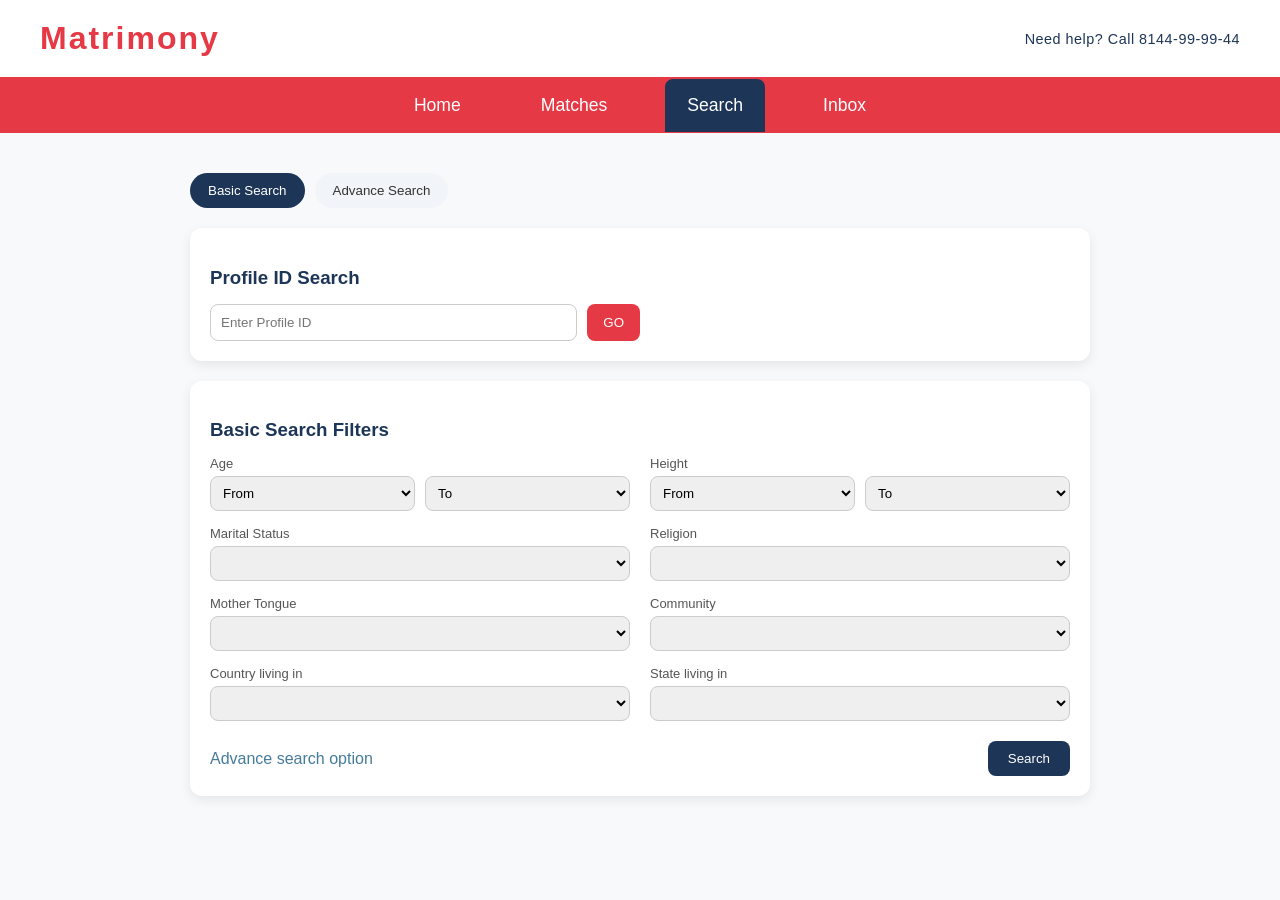
<file: search.html>
<!DOCTYPE html>
<html lang="en">

<head>
    <meta charset="UTF-8">
    <meta name="viewport" content="width=device-width, initial-scale=1.0">
    <title>Matrimony Home</title>
    <link rel="stylesheet" href="styles/account.header.css">
    <style>
        .main-content {
            max-width: 900px;
            margin: 40px auto 20px auto;
            padding: 0;
        }

        .tabs {
            display: flex;
            gap: 10px;
            margin: 15px 0;
        }

        .tab {
            padding: 10px 18px;
            border: none;
            background: #f1f5f9;
            color: #333;
            border-radius: 20px;
            cursor: pointer;
            font-weight: 500;
            transition: all 0.3s ease;
        }

        /* Active tab */
        .tab.active {
            background: #1d3557;
            color: #fff;
        }

        /* Hover */
        .tab:hover {
            background: #457b9d;
            color: white;
        }

        /* Card */
        .search-card {
            background: #fff;
            padding: 20px;
            border-radius: 12px;
            margin-top: 20px;
            box-shadow: 0 4px 12px rgba(0, 0, 0, 0.08);
        }

        .search-card h3 {
            margin-bottom: 15px;
            color: #1d3557;
        }

        /* Row (Profile ID) */
        .form-row {
            display: flex;
            gap: 10px;
        }

        .form-row input {
            flex: 1;
            padding: 10px;
            border: 1px solid #ccc;
            border-radius: 8px;
        }

        /* Buttons */
        .go-btn {
            background: #e63946;
            color: white;
            border: none;
            padding: 10px 16px;
            border-radius: 8px;
            cursor: pointer;
        }

        .search-btn {
            background: #1d3557;
            color: white;
            border: none;
            padding: 10px 20px;
            border-radius: 8px;
            cursor: pointer;
        }

        /* Grid */
        .form-grid {
            display: grid;
            grid-template-columns: 1fr 1fr;
            gap: 15px 20px;
        }

        .form-grid label {
            display: block;
            font-size: 13px;
            margin-bottom: 5px;
            color: #555;
        }

        .form-grid select {
            width: 100%;
            padding: 8px;
            border-radius: 8px;
            border: 1px solid #ccc;
        }

        /* Range fields */
        .range {
            display: flex;
            gap: 10px;
        }

        /* Footer */
        .search-footer {
            display: flex;
            justify-content: space-between;
            align-items: center;
            margin-top: 20px;
        }

        .search-footer a {
            color: #457b9d;
            text-decoration: none;
        }

        .search-footer a:hover {
            text-decoration: underline;
        }
    </style>
</head>

<body>
    <header>
        <div class="logo">Matrimony</div>
        <div class="help-text">Need help? Call 8144-99-99-44</div>
    </header>
    <nav class="main-menu">
        <ul class="menu-list">
            <li class="menu-item" data-link="home.html">Home</li>
            <li class="menu-item" data-link="matches.html">Matches</li>
            <li class="menu-item selected" data-link="search.html">Search</li>
            <li class="menu-item" data-link="inbox.html">Inbox</li>
        </ul>
    </nav>
    </header>
    <div class="main-content">
        <div class="tabs">
            <button id="basic-search-btn" class="tab active">Basic Search</button>
            <button id="advance-search-btn" class="tab">Advance Search</button>
        </div>
        <!-- Card 1: Profile ID Search -->
        <div class="search-card">
            <h3>Profile ID Search</h3>

            <div class="form-row" style="width: 50%;">
                <input type="text" placeholder="Enter Profile ID">
                <button class="go-btn">GO</button>
            </div>
        </div>

        <!-- Card 2: Search Filters -->
        <div id="basic-search-view" class="search-card">
            <h3>Basic Search Filters</h3>

            <div class="form-grid">

                <div>
                    <label>Age</label>
                    <div class="range">
                        <select>
                            <option>From</option>
                        </select>
                        <select>
                            <option>To</option>
                        </select>
                    </div>
                </div>

                <div>
                    <label>Height</label>
                    <div class="range">
                        <select>
                            <option>From</option>
                        </select>
                        <select>
                            <option>To</option>
                        </select>
                    </div>
                </div>

                <div>
                    <label>Marital Status</label>
                    <select></select>
                </div>

                <div>
                    <label>Religion</label>
                    <select></select>
                </div>

                <div>
                    <label>Mother Tongue</label>
                    <select></select>
                </div>

                <div>
                    <label>Community</label>
                    <select></select>
                </div>

                <div>
                    <label>Country living in</label>
                    <select></select>
                </div>

                <div>
                    <label>State living in</label>
                    <select></select>
                </div>

            </div>

            <div class="search-footer">
                <a id="advance-search-link" style="cursor: pointer;">Advance search option</a>
                <button class="search-btn">Search</button>
            </div>
        </div>

        <!-- Card 2: Search Filters Advance-->
        <div id="advance-search-view" class="search-card" style="display: none;">
            <h3>Advance Search Filters</h3>

            <div class="form-grid">

                <div>
                    <label>Age</label>
                    <div class="range">
                        <select>
                            <option>From</option>
                        </select>
                        <select>
                            <option>To</option>
                        </select>
                    </div>
                </div>

                <div>
                    <label>Height</label>
                    <div class="range">
                        <select>
                            <option>From</option>
                        </select>
                        <select>
                            <option>To</option>
                        </select>
                    </div>
                </div>

                <div>
                    <label>Marital Status</label>
                    <select></select>
                </div>

                <div>
                    <label>Religion</label>
                    <select></select>
                </div>

                <div>
                    <label>Mother Tongue</label>
                    <select></select>
                </div>

                <div>
                    <label>Community</label>
                    <select></select>
                </div>

                <div>
                    <label>Sub Community</label>
                    <select></select>
                </div>

                <div>
                    <label>Country living in</label>
                    <select></select>
                </div>

                <div>
                    <label>State living in</label>
                    <select></select>
                </div>

                <div>
                    <label>Chavva Dosham</label>
                    <select></select>
                </div>

                <div>
                    <label>Family financial status</label>
                    <select></select>
                </div>

                <div>
                    <label>Working with</label>
                    <select></select>
                </div>

                <div>
                    <label>Job</label>
                    <select></select>
                </div>

                <div>
                    <label>Qalification</label>
                    <select></select>
                </div>

            </div>
            <div class="search-footer">
                <button class="search-btn">Search</button>
            </div>
        </div>
    </div>
    </div>

    <script>
        document.querySelectorAll('.menu-item').forEach(item => {
            item.addEventListener('click', function (e) {
                window.location.href = this.getAttribute('data-link');
            });
        });
        document.getElementById('basic-search-btn').addEventListener('click', () => {
            document.getElementById('basic-search-view').style.display = 'block';
            document.getElementById('advance-search-view').style.display = 'none';
            document.getElementById('advance-search-btn').classList.remove('active');
            document.getElementById('basic-search-btn').classList.add('active');
        });
        document.getElementById('advance-search-btn').addEventListener('click', () => {
            document.getElementById('basic-search-view').style.display = 'none';
            document.getElementById('advance-search-view').style.display = 'block';
            document.getElementById('basic-search-btn').classList.remove('active');
            document.getElementById('advance-search-btn').classList.add('active');
        });
        document.getElementById('advance-search-link').addEventListener('click', () => {
            document.getElementById('basic-search-view').style.display = 'none';
            document.getElementById('advance-search-view').style.display = 'block';
            document.getElementById('basic-search-btn').classList.remove('active');
            document.getElementById('advance-search-btn').classList.add('active');
        });
    </script>
</body>

</html>
</file>
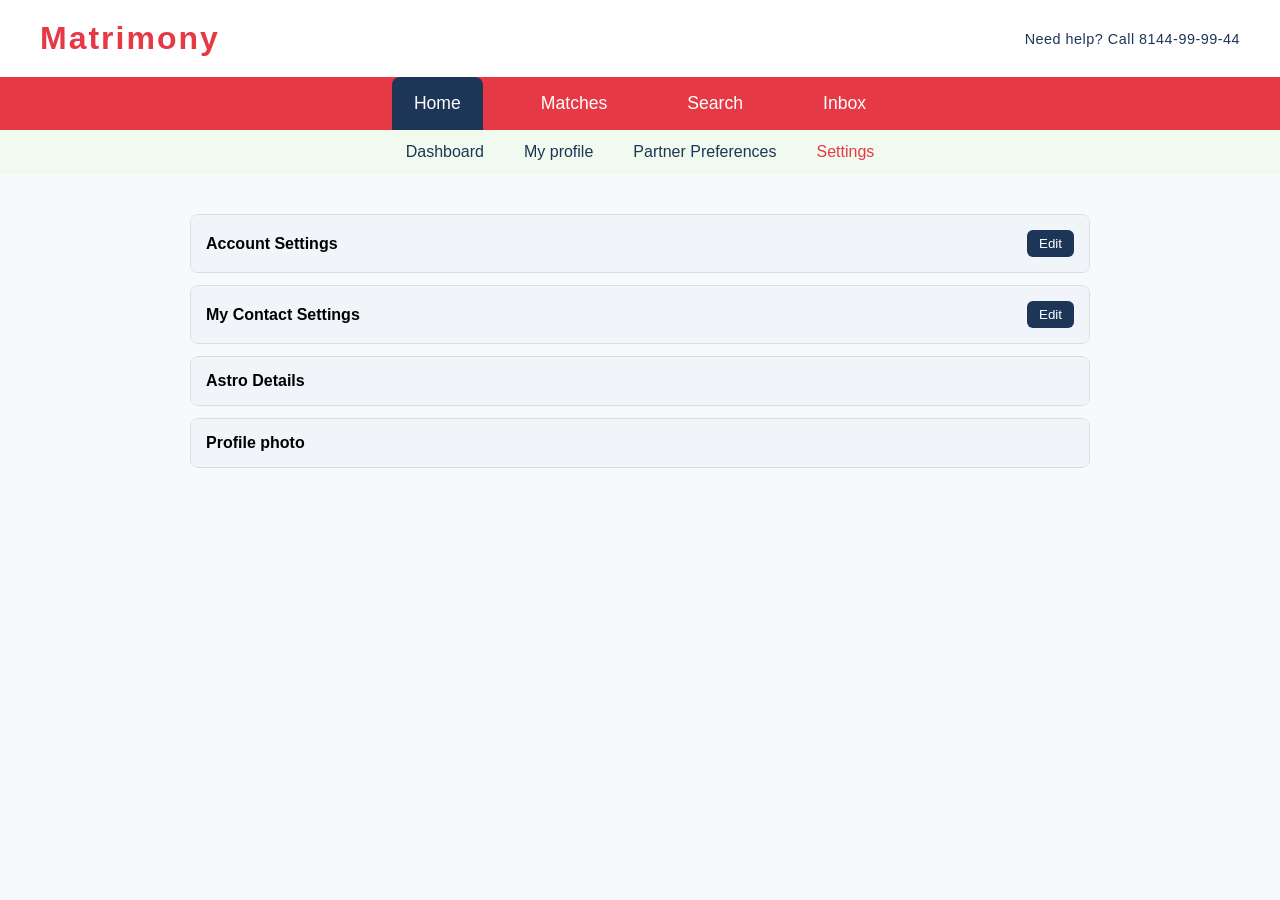
<file: settings.html>
<!DOCTYPE html>
<html lang="en">

<head>
    <meta charset="UTF-8">
    <meta name="viewport" content="width=device-width, initial-scale=1.0">
    <title>Matrimony Home</title>
    <link rel="stylesheet" href="styles/account.header.css">
    <style>
        .main-content {
            max-width: 900px;
            margin: 40px auto 20px auto;
            padding: 0;
        }

        .welcome {
            font-size: 2rem;
            color: #1d3557;
            margin-top: 40px;
            font-weight: 600;
        }

        .accordion {
            width: 100%;
            margin-top: 30px;
        }

        .accordion-item {
            border: 1px solid #ddd;
            border-radius: 8px;
            margin-bottom: 12px;
            overflow: hidden;
            background: #fff;
        }

        .accordion-header {
            padding: 15px;
            font-weight: 600;
            cursor: pointer;
            background: #f1f5f9;
            display: flex;
            justify-content: space-between;
            align-items: center;
        }

        .accordion-body {
            padding: 15px;
            display: none;
            background: #ffffff;
        }

        .accordion-item.active .accordion-body {
            display: block;
        }

        .edit-btn {
            background: #1d3557;
            color: white;
            border: none;
            padding: 6px 12px;
            border-radius: 6px;
            cursor: pointer;
        }

        .verified {
            color: green;
            font-weight: 600;
            margin-left: 10px;
        }

        .contact-visibility label {
            display: flex;
            align-items: center;
            gap: 8px;
            margin-bottom: 8px;
            cursor: pointer;
        }

        .contact-visibility input[type="radio"] {
            accent-color: #1d3557;
            /* modern browsers */
        }
    </style>
</head>

<body>
    <header>
        <div class="logo">Matrimony</div>
        <div class="help-text">Need help? Call 8144-99-99-44</div>
    </header>
    <nav class="main-menu">
        <ul class="menu-list">
            <li class="menu-item selected" data-link="home.html">Home</li>
            <li class="menu-item" data-link="matches.html">Matches</li>
            <li class="menu-item" data-link="search.html">Search</li>
            <li class="menu-item" data-link="inbox.html">Inbox</li>
        </ul>
        <div class="submenu-bar">
            <ul class="submenu-list">
                <li class="submenu-item" data-link="home.html">Dashboard</li>
                <li class="submenu-item" data-link="my_profile.html">My profile</li>
                <li class="submenu-item" data-link="partner_preferences.html">Partner Preferences</li>
                <li class="submenu-item selected" data-link="settings.html">Settings</li>
            </ul>
        </div>
    </nav>
    </header>
    <div class="main-content">

        <div class="accordion">

            <!-- Item 1 -->
            <div class="accordion-item">
                <div class="accordion-header">
                    <span>Account Settings</span>
                    <button class="edit-btn">Edit</button>
                </div>
                <div class="accordion-body">
                    Update Email Id: <b>mg.gopi03@gmail.com</b>
                </div>
            </div>

            <!-- Item 2 -->
            <div class="accordion-item">
                <div class="accordion-header">
                    <span>My Contact Settings</span>
                    <button class="edit-btn">Edit</button>
                </div>
                <div class="accordion-body">
                    <div>
                        Contact number: <b>9898787667</b>
                        <span class="verified">✔ Verified</span>
                    </div>

                    <div class="contact-visibility">
                        <p><b>Contact display status</b></p>

                        <label>
                            <input type="radio" name="contactVisibility" value="premium" checked>
                            Only premium members
                        </label>

                        <label>
                            <input type="radio" name="contactVisibility" value="all">
                            Visible to all
                        </label>

                        <label>
                            <input type="radio" name="contactVisibility" value="none">
                            Hide from all
                        </label>
                    </div>
                </div>
            </div>

            <div class="accordion-item">
                <div class="accordion-header">
                    <span>Astro Details</span>
                </div>
                <div class="accordion-body">
                    <div class="contact-visibility">
                        <p><b>Astro privacy settings</b></p>

                        <label>
                            <input type="radio" name="contactVisibility" value="premium" checked>
                            Only premium members
                        </label>

                        <label>
                            <input type="radio" name="contactVisibility" value="all">
                            Visible to all
                        </label>

                        <label>
                            <input type="radio" name="contactVisibility" value="none">
                            Hide from all
                        </label>
                    </div>
                </div>
            </div>

            <div class="accordion-item">
                <div class="accordion-header">
                    <span>Profile photo</span>
                </div>
                <div class="accordion-body">
                    <div class="contact-visibility">
                        <p><b>Profile photo privacy settings</b></p>

                        <label>
                            <input type="radio" name="contactVisibility" value="premium" checked>
                            Only premium members
                        </label>

                        <label>
                            <input type="radio" name="contactVisibility" value="all">
                            Visible to all
                        </label>

                        <label>
                            <input type="radio" name="contactVisibility" value="none">
                            Hide from all
                        </label>
                    </div>
                </div>
            </div>

        </div>

    </div>
    <script>
        document.querySelectorAll('.menu-item').forEach(item => {
            item.addEventListener('click', function (e) {
                window.location.href = this.getAttribute('data-link');
            });
        });
        document.querySelectorAll('.submenu-item').forEach(item => {
            item.addEventListener('click', function (e) {
                window.location.href = this.getAttribute('data-link');
            });
        });
        document.querySelectorAll('.accordion-header').forEach(header => {
            header.addEventListener('click', function () {
                const item = this.parentElement;

                // close others (optional)
                document.querySelectorAll('.accordion-item').forEach(i => {
                    if (i !== item) i.classList.remove('active');
                });

                item.classList.toggle('active');
            });
        });

        // prevent accordion toggle when clicking edit button
        document.querySelectorAll('.edit-btn').forEach(btn => {
            btn.addEventListener('click', function (e) {
                e.stopPropagation();
                alert("Edit clicked");
            });
        });
    </script>
</body>

</html>
</file>
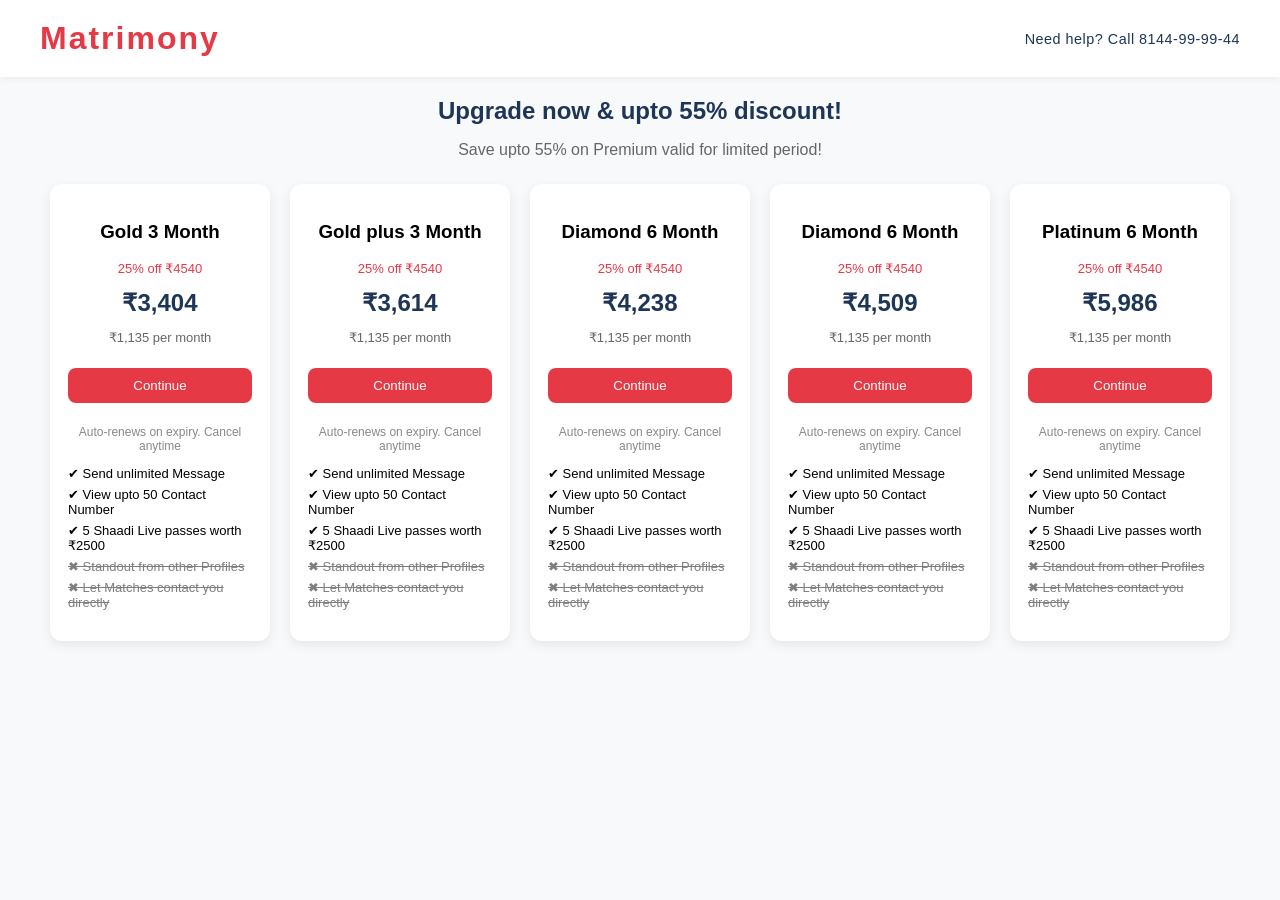
<file: upgrade.html>
<!DOCTYPE html>
<html lang="en">

<head>
    <meta charset="UTF-8">
    <meta name="viewport" content="width=device-width, initial-scale=1.0">
    <title>Matrimony Home</title>
    <link rel="stylesheet" href="styles/account.header.css">
    <style>
        /* Title */
        .premium-title {
            text-align: center;
            color: #1d3557;
            margin-bottom: 5px;
        }

        .premium-subtitle {
            text-align: center;
            color: #666;
            margin-bottom: 25px;
        }

        /* Container */
        .pricing-container {
            display: grid;
            grid-template-columns: repeat(5, 220px);
            /* fixed width cards */
            justify-content: center;
            /* 🔥 center align */
            gap: 20px;
            margin-bottom: 50px;
        }

        /* Card */
        .pricing-card {
            background: #fff;
            padding: 18px;
            border-radius: 12px;
            text-align: center;
            box-shadow: 0 4px 12px rgba(0, 0, 0, 0.08);
            transition: transform 0.3s ease;
        }

        .pricing-card:hover {
            transform: translateY(-5px);
        }

        /* Text styles */
        .offer {
            color: #e63946;
            font-size: 13px;
        }

        .price {
            margin: 8px 0;
            color: #1d3557;
        }

        .per-month {
            font-size: 13px;
            color: #666;
        }

        /* Button */
        .continue-btn {
            margin: 10px 0;
            background: #e63946;
            color: white;
            border: none;
            padding: 10px;
            width: 100%;
            border-radius: 8px;
            cursor: pointer;
        }

        /* Note */
        .note {
            font-size: 12px;
            color: #888;
            margin-bottom: 10px;
        }

        /* Features */
        .features {
            list-style: none;
            padding: 0;
            text-align: left;
            font-size: 13px;
        }

        .features li {
            margin-bottom: 6px;
        }

        /* Disabled features */
        .features .disabled {
            text-decoration: line-through;
            opacity: 0.5;
        }
    </style>
</head>

<body>
    <header>
        <div class="logo">Matrimony</div>
        <div class="help-text">Need help? Call 8144-99-99-44</div>
    </header>
</body>
<div class="main-content">

    <!-- Title -->
    <h2 class="premium-title">Upgrade now & upto 55% discount!</h2>
    <p class="premium-subtitle">Save upto 55% on Premium valid for limited period!</p>

    <!-- Cards -->
    <div class="pricing-container">

        <!-- Card -->
        <div class="pricing-card">
            <h3>Gold 3 Month</h3>
            <p class="offer">25% off ₹4540</p>
            <h2 class="price">₹3,404</h2>
            <p class="per-month">₹1,135 per month</p>

            <button class="continue-btn">Continue</button>

            <p class="note">Auto-renews on expiry. Cancel anytime</p>

            <ul class="features">
                <li>✔ Send unlimited Message</li>
                <li>✔ View upto 50 Contact Number</li>
                <li>✔ 5 Shaadi Live passes worth ₹2500</li>
                <li class="disabled">✖ Standout from other Profiles</li>
                <li class="disabled">✖ Let Matches contact you directly</li>
            </ul>
        </div>

        <div class="pricing-card">
            <h3>Gold plus 3 Month</h3>
            <p class="offer">25% off ₹4540</p>
            <h2 class="price">₹3,614</h2>
            <p class="per-month">₹1,135 per month</p>

            <button class="continue-btn">Continue</button>

            <p class="note">Auto-renews on expiry. Cancel anytime</p>

            <ul class="features">
                <li>✔ Send unlimited Message</li>
                <li>✔ View upto 50 Contact Number</li>
                <li>✔ 5 Shaadi Live passes worth ₹2500</li>
                <li class="disabled">✖ Standout from other Profiles</li>
                <li class="disabled">✖ Let Matches contact you directly</li>
            </ul>
        </div>

        <div class="pricing-card">
            <h3>Diamond 6 Month</h3>
            <p class="offer">25% off ₹4540</p>
            <h2 class="price">₹4,238</h2>
            <p class="per-month">₹1,135 per month</p>

            <button class="continue-btn">Continue</button>

            <p class="note">Auto-renews on expiry. Cancel anytime</p>

            <ul class="features">
                <li>✔ Send unlimited Message</li>
                <li>✔ View upto 50 Contact Number</li>
                <li>✔ 5 Shaadi Live passes worth ₹2500</li>
                <li class="disabled">✖ Standout from other Profiles</li>
                <li class="disabled">✖ Let Matches contact you directly</li>
            </ul>
        </div>

        <div class="pricing-card">
            <h3>Diamond 6 Month</h3>
            <p class="offer">25% off ₹4540</p>
            <h2 class="price">₹4,509</h2>
            <p class="per-month">₹1,135 per month</p>

            <button class="continue-btn">Continue</button>

            <p class="note">Auto-renews on expiry. Cancel anytime</p>

            <ul class="features">
                <li>✔ Send unlimited Message</li>
                <li>✔ View upto 50 Contact Number</li>
                <li>✔ 5 Shaadi Live passes worth ₹2500</li>
                <li class="disabled">✖ Standout from other Profiles</li>
                <li class="disabled">✖ Let Matches contact you directly</li>
            </ul>
        </div>

        <div class="pricing-card">
            <h3>Platinum 6 Month</h3>
            <p class="offer">25% off ₹4540</p>
            <h2 class="price">₹5,986</h2>
            <p class="per-month">₹1,135 per month</p>

            <button class="continue-btn">Continue</button>

            <p class="note">Auto-renews on expiry. Cancel anytime</p>

            <ul class="features">
                <li>✔ Send unlimited Message</li>
                <li>✔ View upto 50 Contact Number</li>
                <li>✔ 5 Shaadi Live passes worth ₹2500</li>
                <li class="disabled">✖ Standout from other Profiles</li>
                <li class="disabled">✖ Let Matches contact you directly</li>
            </ul>
        </div>
    </div>

</div>

</html>
</file>
<file: styles/account.header.css>
.main-menu {
    background: #e63946;
    display: flex;
    flex-direction: column;
    align-items: center;
    padding: 0;
    margin: 0;
    min-height: 56px;
}

.menu-list {
    list-style: none;
    display: flex;
    gap: 36px;
    margin: 0;
    padding: 0;
}

.menu-item {
    color: #fff;
    font-size: 1.1rem;
    font-weight: 500;
    padding: 16px 22px;
    border-radius: 8px 8px 0 0;
    cursor: pointer;
    position: relative;
    transition: background 0.2s, color 0.2s;
    outline: none;
    background: transparent;
}

.menu-item.selected,
.menu-item:focus,
.menu-item:hover {
    background: #1d3557;
    color: #fff;
}

.submenu-bar {
    display: flex;
    justify-content: center;
    align-items: center;
    background: #f1faee;
    width: 100vw;
    min-height: 44px;
    margin: 0;
    padding: 0;
    gap: 0;
}

.submenu-list {
    list-style: none;
    display: flex;
    gap: 0;
    margin: 0;
    padding: 0;
}

.submenu-item {
    color: #1d3557;
    padding: 12px 28px;
    cursor: pointer;
    font-size: 1rem;
    border-radius: 0;
    background: transparent;
    border-bottom: 2px solid transparent;
    transition: background 0.2s, color 0.2s, border 0.2s;
}

.submenu-item.selected,
.submenu-item:focus,
.submenu-item:hover {
    background: #e63946;
    color: #fff;
    border-bottom: 2px solid #e63946;
}

@media (max-width: 700px) {
    .menu-list {
        gap: 10px;
    }

    .menu-item {
        padding: 12px 10px;
        font-size: 1rem;
    }

    .submenu-item {
        padding: 10px 10px;
        font-size: 0.98rem;
    }
}

.main-menu {
    background: #e63946;
    display: flex;
    justify-content: center;
    align-items: center;
    padding: 0;
    margin: 0;
    min-height: 56px;
}

.menu-list {
    list-style: none;
    display: flex;
    gap: 36px;
    margin: 0;
    padding: 0;
}

.menu-item {
    color: #fff;
    font-size: 1.1rem;
    font-weight: 500;
    padding: 16px 22px;
    border-radius: 8px 8px 0 0;
    cursor: pointer;
    position: relative;
    transition: background 0.2s, color 0.2s;
    outline: none;
}

.menu-item.selected,
.menu-item:focus,
.menu-item:hover {
    background: #1d3557;
    color: #fff;
}

.has-submenu .submenu {
    display: none;
    position: absolute;
    left: 50%;
    transform: translateX(-50%);
    top: 100%;
    background: #fff;
    min-width: 180px;
    box-shadow: 0 4px 16px rgba(0, 0, 0, 0.08);
    border-radius: 0 0 12px 12px;
    z-index: 10;
    padding: 0;
}

.has-submenu:hover .submenu,
.has-submenu:focus-within .submenu {
    display: block;
}

.submenu-item {
    color: #1d3557;
    padding: 12px 20px;
    cursor: pointer;
    font-size: 1rem;
    border-bottom: 1px solid #f1faee;
    transition: background 0.2s, color 0.2s;
}

.submenu-item:last-child {
    border-bottom: none;
}

.submenu-item:hover,
.submenu-item.selected {
    background: none;
    color: #e63946;
}

.menu-item[data-link]:hover,
.menu-item[data-link].selected {
    background: #1d3557;
    color: #fff;
}

@media (max-width: 700px) {
    .menu-list {
        gap: 10px;
    }

    .menu-item {
        padding: 12px 10px;
        font-size: 1rem;
    }
}

body {
    margin: 0;
    font-family: 'Segoe UI', Tahoma, Geneva, Verdana, sans-serif;
    background: #f8f9fa;
    overflow-x: hidden;
}

header {
    display: flex;
    align-items: center;
    padding: 20px 40px;
    background: #fff;
    box-shadow: 0 2px 8px rgba(0, 0, 0, 0.05);
}

.logo {
    font-size: 2rem;
    font-weight: bold;
    color: #e63946;
    letter-spacing: 2px;
}

.help-text {
    margin-left: auto;
    color: #1d3557;
    font-size: 0.9rem;
    font-weight: 500;
    letter-spacing: 0.5px;
}

/* Profile container */
.profile-menu {
    position: relative;
    margin-left: 20px;
}

/* Profile image */
.profile-img {
    width: 40px;
    height: 40px;
    border-radius: 50%;
    object-fit: cover;
    cursor: pointer;
    border: 2px solid #eee;
}

/* Dropdown */
.dropdown {
    position: absolute;
    top: 50px;
    right: 0;
    width: 180px;
    background: #fff;
    border-radius: 10px;
    box-shadow: 0 6px 15px rgba(0,0,0,0.1);
    display: none;
    overflow: hidden;
    z-index: 100;
}

/* Dropdown items */
.dropdown-item {
    padding: 12px;
    cursor: pointer;
    font-size: 14px;
}

.dropdown-item:hover {
    background: #f1f5f9;
}

/* Logout special */
.logout {
    color: #e63946;
    font-weight: 600;
}
</file>
